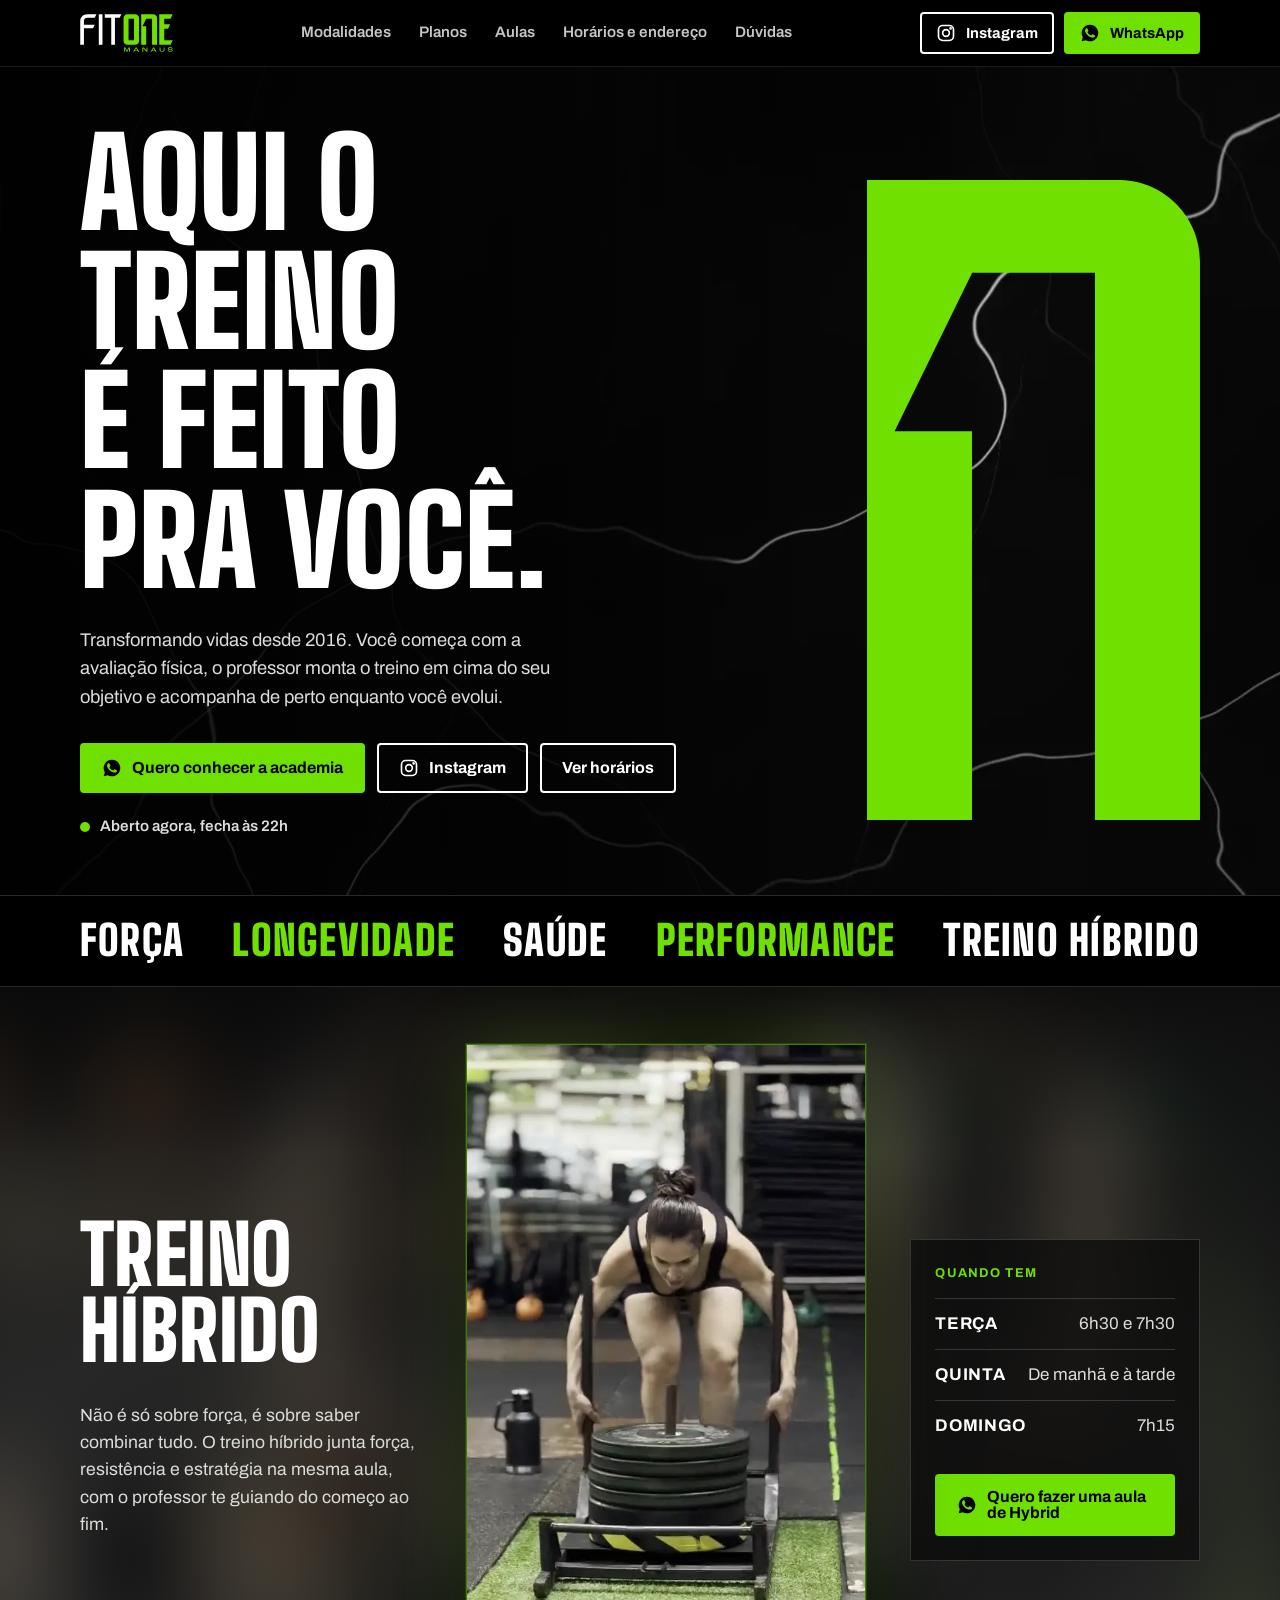
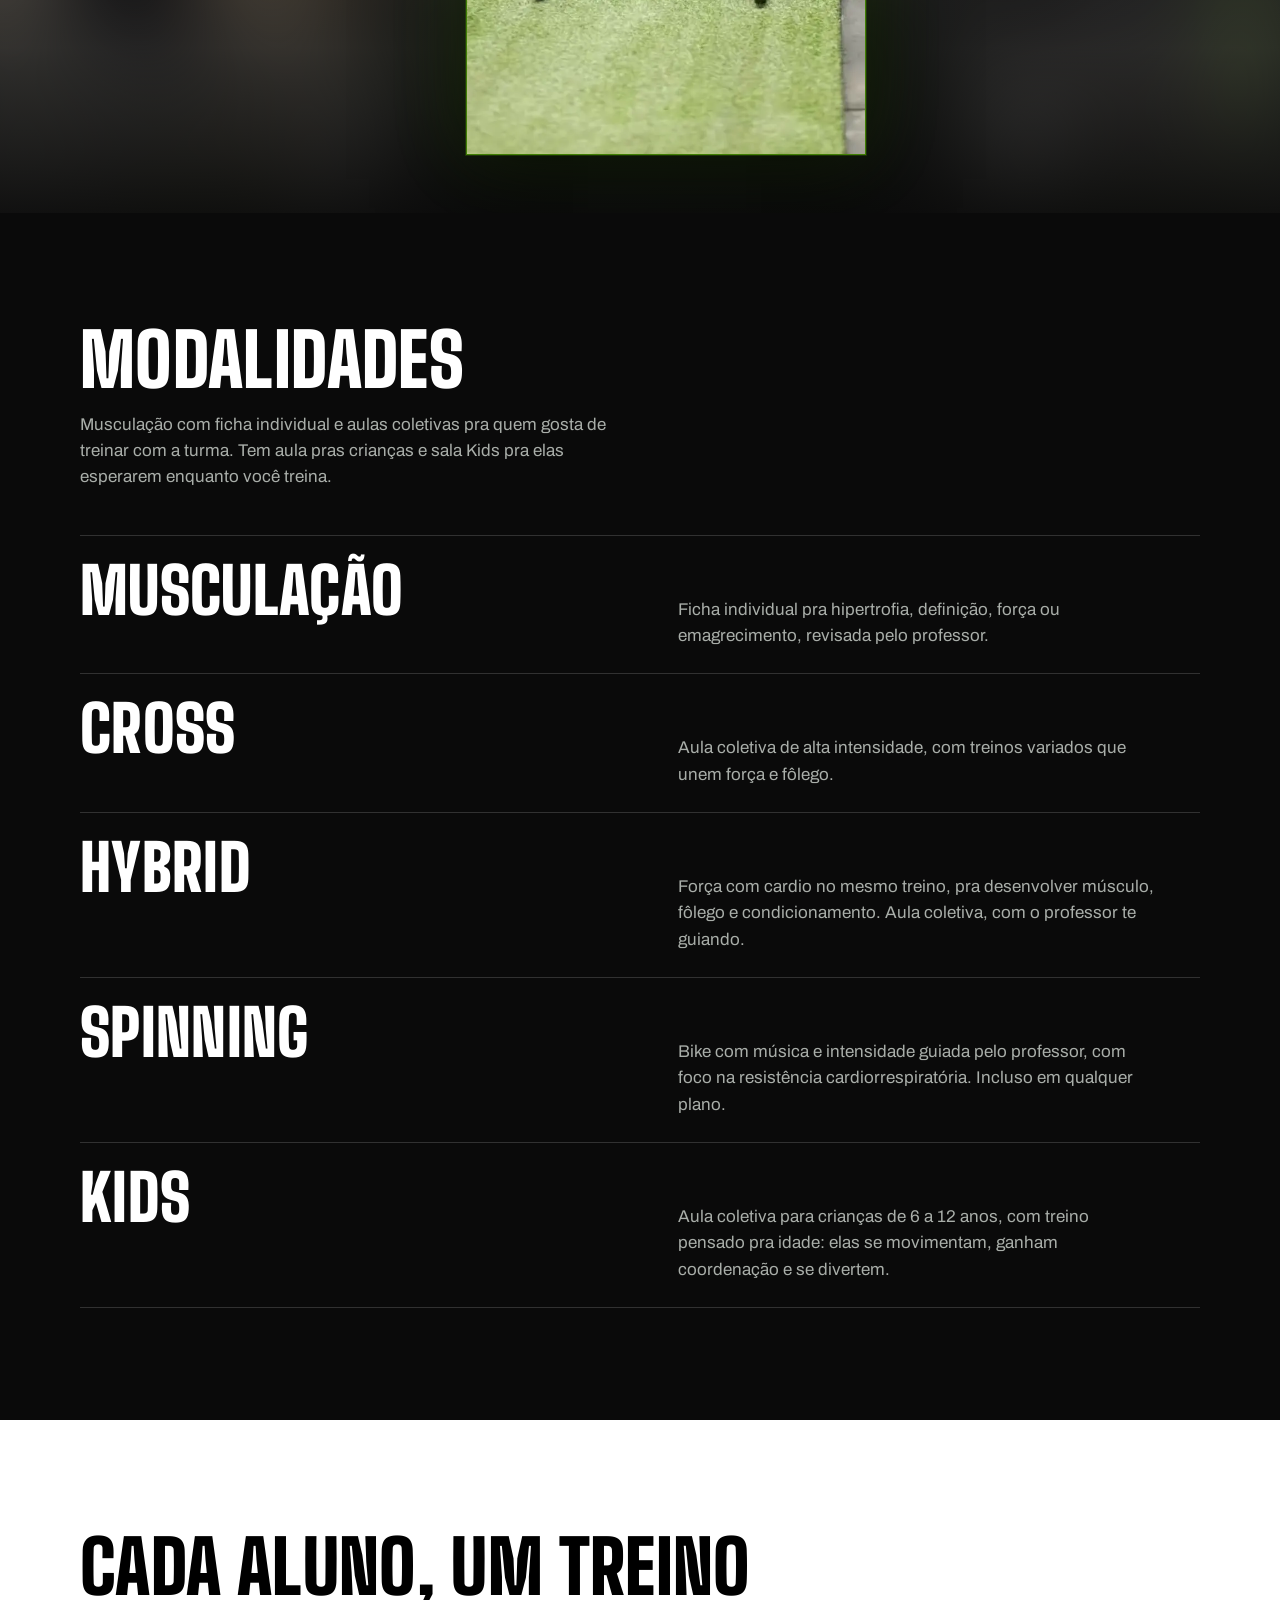
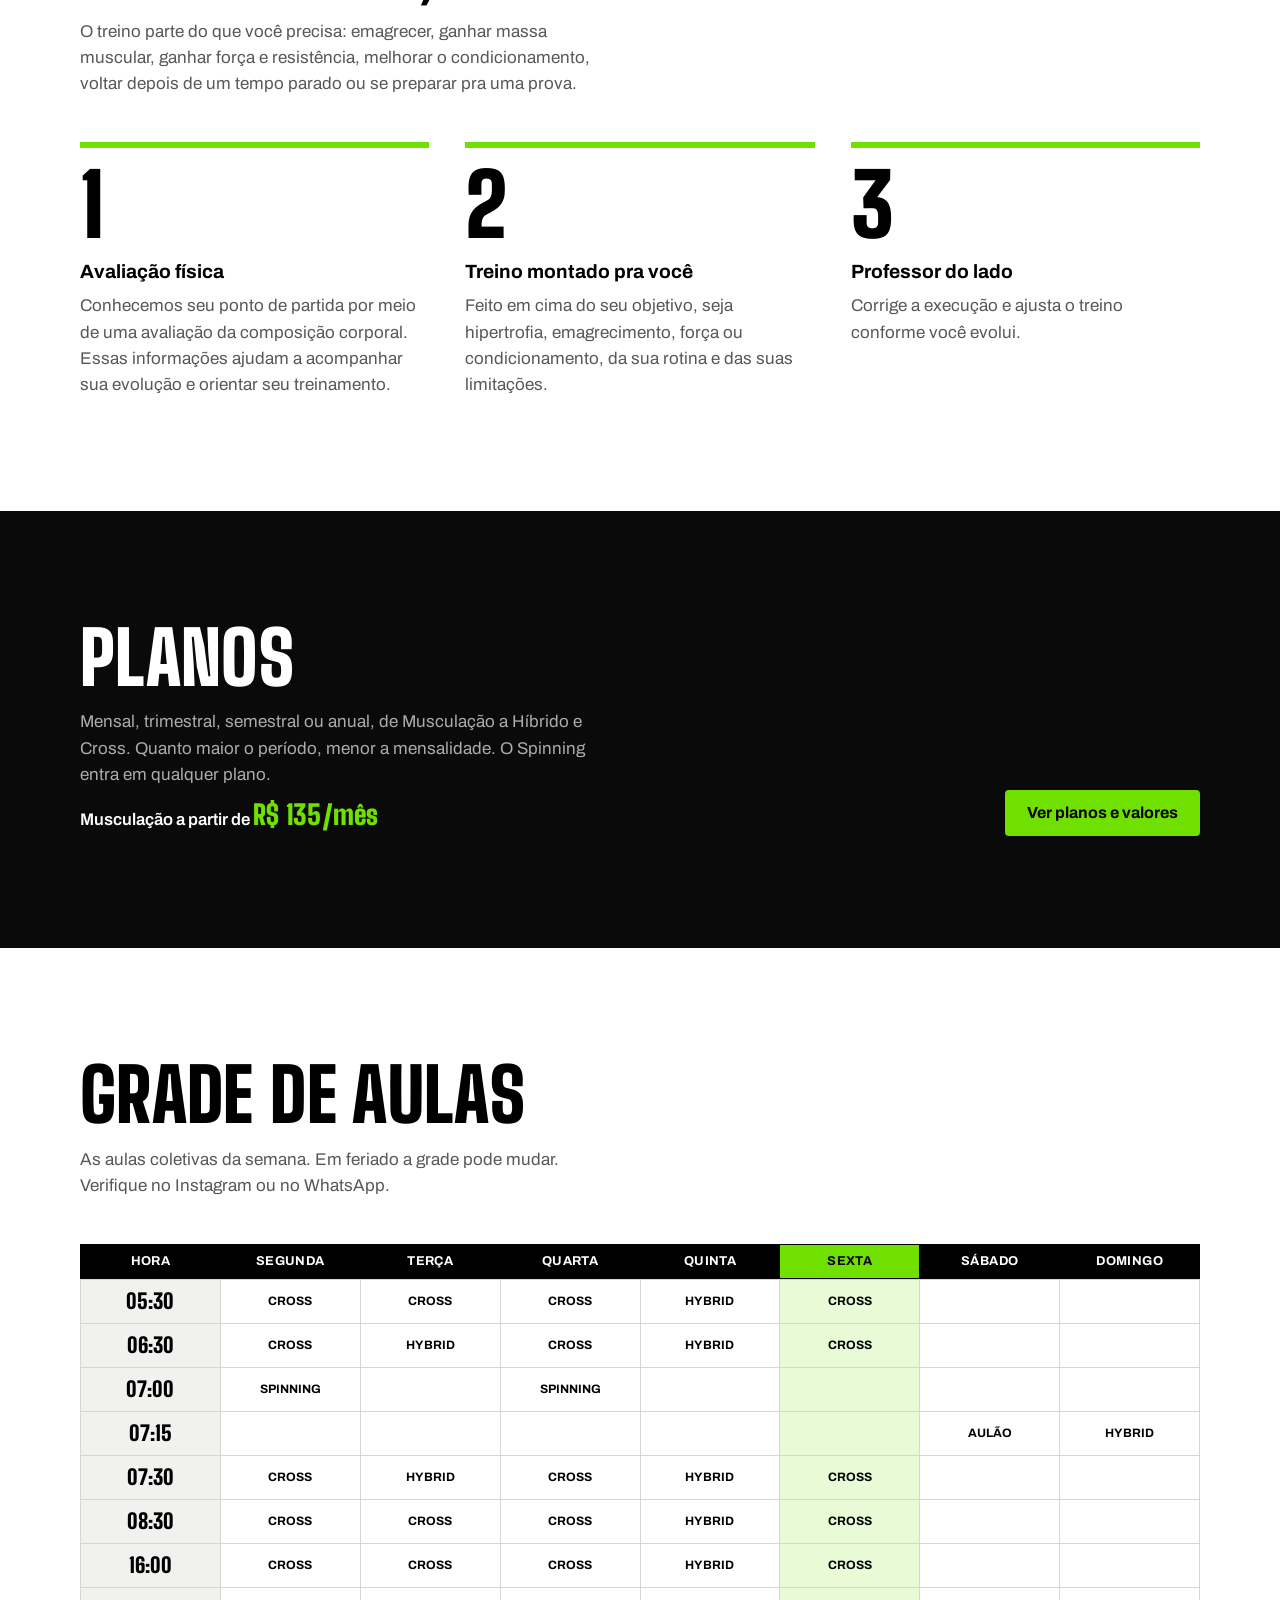
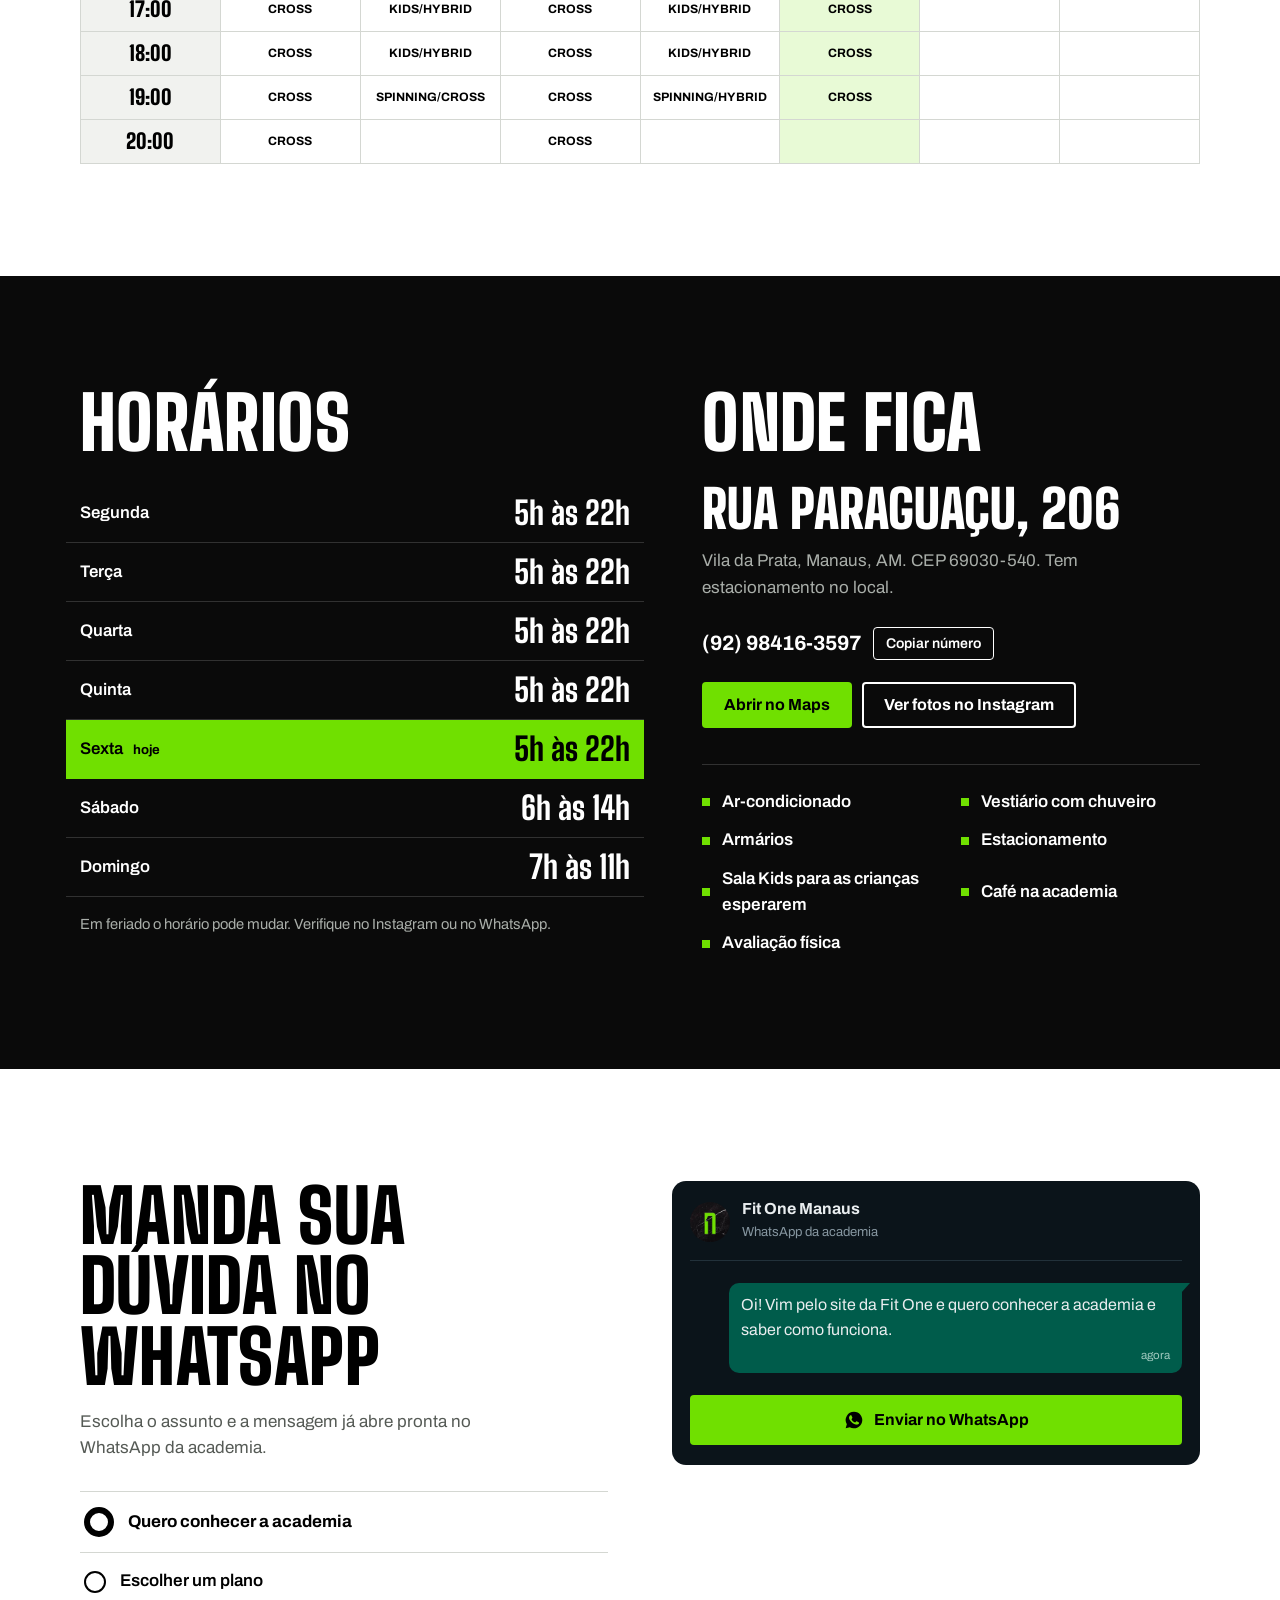
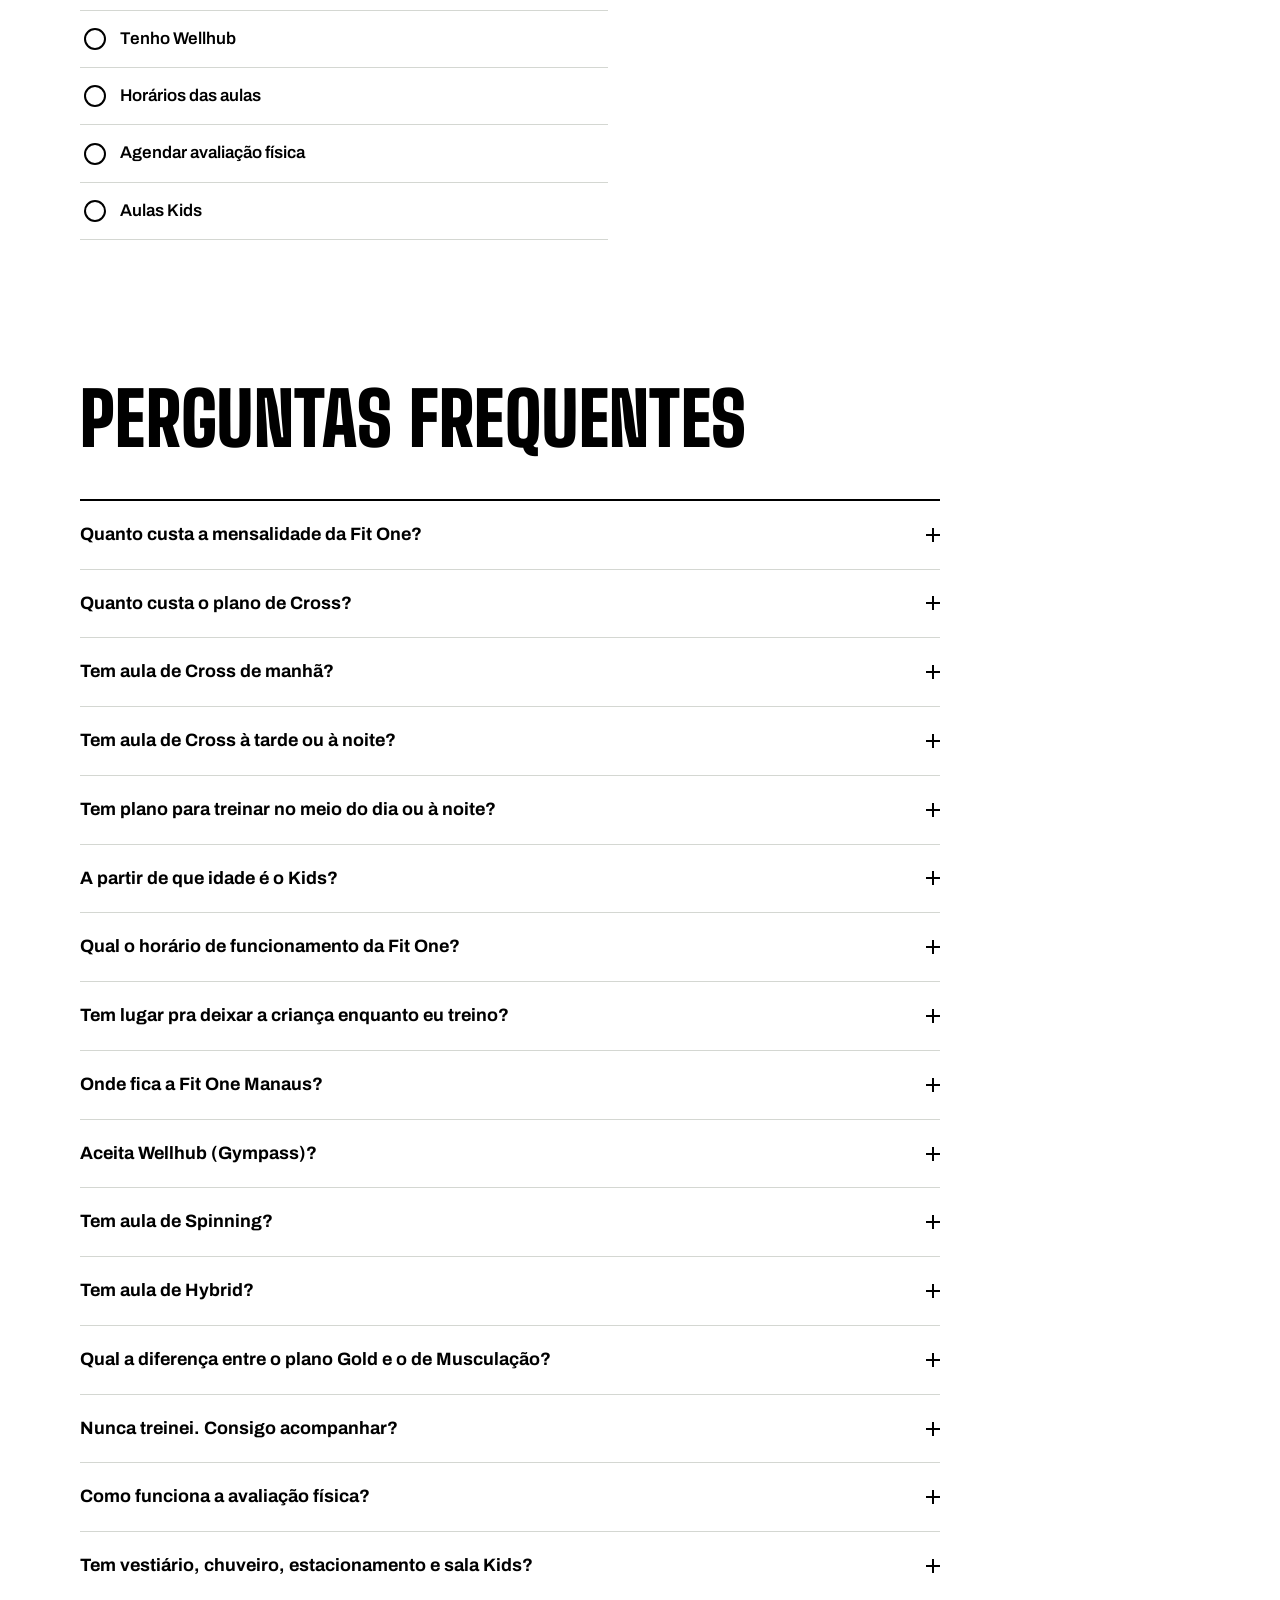
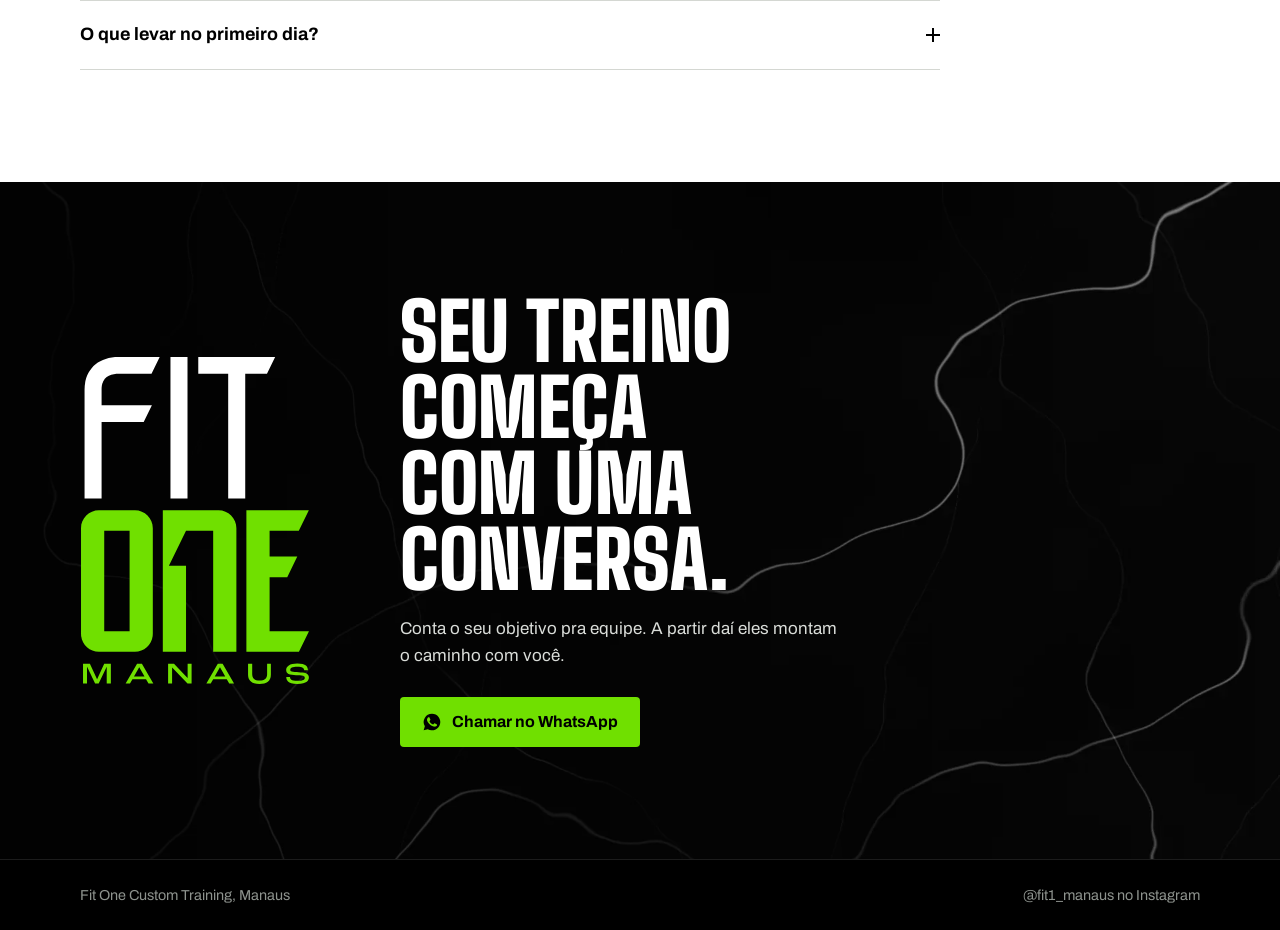
<file: index.html>
<!doctype html>
<html lang="pt-BR">
<head>
<meta charset="utf-8">
<meta name="viewport" content="width=device-width,initial-scale=1,viewport-fit=cover">
<title>Fit One Manaus | Academia na Vila da Prata</title>
<meta name="description" content="Academia na Vila da Prata, Manaus: Musculação a partir de R$ 135/mês, Cross, Hybrid, Spinning e Kids. Rua Paraguaçu, 206.">
<link rel="canonical" href="https://fitonemanaus.com.br/">
<meta name="theme-color" content="#000000">
<meta name="build" content="fitone-v24-2026-11-23">

<!-- Prévia de link (WhatsApp, Instagram, Facebook) -->
<meta property="og:type" content="website">
<meta property="og:locale" content="pt_BR">
<meta property="og:site_name" content="Fit One Manaus">
<meta property="og:title" content="Fit One Manaus: treino personalizado desde 2016">
<meta property="og:description" content="Musculação, Cross, Hybrid, Spinning e Kids. Rua Paraguaçu, 206, Vila da Prata.">
<meta property="og:url" content="https://fitonemanaus.com.br/">
<meta property="og:image" content="https://fitonemanaus.com.br/assets/og.jpg">
<meta property="og:image:width" content="1200">
<meta property="og:image:height" content="630">
<meta property="og:image:alt" content="Fit One Manaus, academia na Vila da Prata">
<meta name="twitter:card" content="summary_large_image">

<link rel="icon" href="assets/favicon.svg" type="image/svg+xml">
<link rel="apple-touch-icon" href="assets/emblema.png">

<!-- Dados estruturados (Google e IAs): gerados a partir dos mesmos textos da página -->
<script type="application/ld+json">
{
  "@context": "https://schema.org",
  "@graph": [
    {
      "@type": "WebSite",
      "@id": "https://fitonemanaus.com.br/#site",
      "url": "https://fitonemanaus.com.br/",
      "name": "Fit One Manaus",
      "alternateName": "Fit One Custom Training",
      "inLanguage": "pt-BR",
      "publisher": {
        "@id": "https://fitonemanaus.com.br/#academia"
      }
    },
    {
      "@type": "ExerciseGym",
      "@id": "https://fitonemanaus.com.br/#academia",
      "name": "Fit One Custom Training",
      "alternateName": [
        "Fit One Manaus",
        "Fit One"
      ],
      "description": "Academia na Vila da Prata, em Manaus, com treino personalizado desde 2016. Avaliação física, ficha individual de Musculação e aulas coletivas de Cross, Hybrid, Spinning e Kids. Treino com foco em força, longevidade, saúde e performance.",
      "url": "https://fitonemanaus.com.br/",
      "image": [
        "https://fitonemanaus.com.br/assets/og.jpg"
      ],
      "logo": "https://fitonemanaus.com.br/assets/emblema.png",
      "telephone": "+55-92-98416-3597",
      "foundingDate": "2016",
      "priceRange": "R$ 135 a R$ 320 por mês",
      "currenciesAccepted": "BRL",
      "address": {
        "@type": "PostalAddress",
        "streetAddress": "Rua Paraguaçu, 206",
        "addressLocality": "Manaus",
        "addressRegion": "AM",
        "postalCode": "69030-540",
        "addressCountry": "BR"
      },
      "geo": {
        "@type": "GeoCoordinates",
        "latitude": -3.103648,
        "longitude": -60.047313
      },
      "hasMap": "https://www.google.com/maps/search/?api=1&query=FIT%20ONE%20Custom%20Training&query_place_id=ChIJUbeNZhcQbJIRpHKTpN0sbrM",
      "areaServed": {
        "@type": "City",
        "name": "Manaus"
      },
      "openingHoursSpecification": [
        {
          "@type": "OpeningHoursSpecification",
          "dayOfWeek": [
            "Monday",
            "Tuesday",
            "Wednesday",
            "Thursday",
            "Friday"
          ],
          "opens": "05:00",
          "closes": "22:00"
        },
        {
          "@type": "OpeningHoursSpecification",
          "dayOfWeek": "Saturday",
          "opens": "06:00",
          "closes": "14:00"
        },
        {
          "@type": "OpeningHoursSpecification",
          "dayOfWeek": "Sunday",
          "opens": "07:00",
          "closes": "11:00"
        }
      ],
      "contactPoint": {
        "@type": "ContactPoint",
        "contactType": "customer service",
        "telephone": "+55-92-98416-3597",
        "availableLanguage": "pt-BR",
        "url": "https://wa.me/5592984163597"
      },
      "sameAs": [
        "https://www.instagram.com/fit1_manaus/",
        "https://www.google.com/maps/search/?api=1&query=FIT%20ONE%20Custom%20Training&query_place_id=ChIJUbeNZhcQbJIRpHKTpN0sbrM",
        "https://wellhub.com/pt-br/search/partners/sBmBbZsGaBf5PymLNuhgeUp4b-aWBeiF-7nHu3G5g9RkCIbzfB2q4rgktIdtrmj2"
      ],
      "amenityFeature": [
        {
          "@type": "LocationFeatureSpecification",
          "name": "Ar-condicionado",
          "value": true
        },
        {
          "@type": "LocationFeatureSpecification",
          "name": "Vestiário com chuveiro",
          "value": true
        },
        {
          "@type": "LocationFeatureSpecification",
          "name": "Armários",
          "value": true
        },
        {
          "@type": "LocationFeatureSpecification",
          "name": "Estacionamento",
          "value": true
        },
        {
          "@type": "LocationFeatureSpecification",
          "name": "Sala Kids",
          "description": "Sala para as crianças esperarem enquanto os pais treinam.",
          "value": true
        },
        {
          "@type": "LocationFeatureSpecification",
          "name": "Café na academia",
          "value": true
        }
      ],
      "knowsAbout": [
        "Musculação",
        "Cross Training",
        "Hybrid",
        "Spinning",
        "Treino infantil",
        "Hipertrofia",
        "Emagrecimento",
        "Avaliação física da composição corporal",
        "Força",
        "Longevidade",
        "Saúde",
        "Performance",
        "Treino híbrido"
      ],
      "hasOfferCatalog": {
        "@type": "OfferCatalog",
        "name": "Modalidades e planos da Fit One",
        "itemListElement": [
          {
            "@type": "OfferCatalog",
            "name": "Modalidades",
            "itemListElement": [
              {
                "@type": "Service",
                "name": "Musculação",
                "description": "Ficha individual pra hipertrofia, definição, força ou emagrecimento, revisada pelo professor.",
                "serviceType": "Musculação",
                "provider": {
                  "@id": "https://fitonemanaus.com.br/#academia"
                },
                "areaServed": {
                  "@type": "City",
                  "name": "Manaus"
                }
              },
              {
                "@type": "Service",
                "name": "Cross",
                "description": "Aula coletiva de alta intensidade, com treinos variados que unem força e fôlego.",
                "serviceType": "Cross",
                "provider": {
                  "@id": "https://fitonemanaus.com.br/#academia"
                },
                "areaServed": {
                  "@type": "City",
                  "name": "Manaus"
                }
              },
              {
                "@type": "Service",
                "name": "Hybrid",
                "description": "Força com cardio no mesmo treino, pra desenvolver músculo e fôlego.",
                "serviceType": "Hybrid",
                "provider": {
                  "@id": "https://fitonemanaus.com.br/#academia"
                },
                "areaServed": {
                  "@type": "City",
                  "name": "Manaus"
                }
              },
              {
                "@type": "Service",
                "name": "Spinning",
                "description": "Bike com música e intensidade guiada pelo professor, com foco na resistência cardiorrespiratória. Incluso em qualquer plano.",
                "serviceType": "Spinning",
                "provider": {
                  "@id": "https://fitonemanaus.com.br/#academia"
                },
                "areaServed": {
                  "@type": "City",
                  "name": "Manaus"
                }
              },
              {
                "@type": "Service",
                "name": "Kids",
                "description": "Aula coletiva para crianças de 6 a 12 anos, com treino pensado pra idade: elas se movimentam, ganham coordenação e se divertem.",
                "serviceType": "Kids",
                "provider": {
                  "@id": "https://fitonemanaus.com.br/#academia"
                },
                "areaServed": {
                  "@type": "City",
                  "name": "Manaus"
                },
                "audience": {
                  "@type": "PeopleAudience",
                  "suggestedMinAge": 6,
                  "suggestedMaxAge": 12
                }
              }
            ]
          },
          {
            "@type": "OfferCatalog",
            "name": "Planos e valores",
            "itemListElement": [
              {
                "@type": "Offer",
                "name": "Musculação - Mensal",
                "description": "Plano mensal de Musculação: R$ 170.",
                "price": "170.00",
                "priceCurrency": "BRL",
                "url": "https://fitonemanaus.com.br/planos",
                "eligibleDuration": {
                  "@type": "QuantitativeValue",
                  "value": 1,
                  "unitCode": "MON"
                },
                "itemOffered": {
                  "@type": "Service",
                  "name": "Musculação"
                }
              },
              {
                "@type": "Offer",
                "name": "Musculação - Mensal com renovação automática",
                "description": "Plano mensal com renovação automática de Musculação: R$ 160.",
                "price": "160.00",
                "priceCurrency": "BRL",
                "url": "https://fitonemanaus.com.br/planos",
                "eligibleDuration": {
                  "@type": "QuantitativeValue",
                  "value": 1,
                  "unitCode": "MON"
                },
                "itemOffered": {
                  "@type": "Service",
                  "name": "Musculação"
                }
              },
              {
                "@type": "Offer",
                "name": "Musculação - Trimestral",
                "description": "Plano trimestral de Musculação: 3x de R$ 145, total R$ 435.",
                "price": "435.00",
                "priceCurrency": "BRL",
                "url": "https://fitonemanaus.com.br/planos",
                "eligibleDuration": {
                  "@type": "QuantitativeValue",
                  "value": 3,
                  "unitCode": "MON"
                },
                "itemOffered": {
                  "@type": "Service",
                  "name": "Musculação"
                }
              },
              {
                "@type": "Offer",
                "name": "Musculação - Semestral",
                "description": "Plano semestral de Musculação: 6x de R$ 135 recorrente, total R$ 810.",
                "price": "810.00",
                "priceCurrency": "BRL",
                "url": "https://fitonemanaus.com.br/planos",
                "eligibleDuration": {
                  "@type": "QuantitativeValue",
                  "value": 6,
                  "unitCode": "MON"
                },
                "itemOffered": {
                  "@type": "Service",
                  "name": "Musculação"
                }
              },
              {
                "@type": "Offer",
                "name": "Musculação + Híbrido - Mensal",
                "description": "Plano mensal de Musculação + Híbrido: R$ 240.",
                "price": "240.00",
                "priceCurrency": "BRL",
                "url": "https://fitonemanaus.com.br/planos",
                "eligibleDuration": {
                  "@type": "QuantitativeValue",
                  "value": 1,
                  "unitCode": "MON"
                },
                "itemOffered": {
                  "@type": "Service",
                  "name": "Musculação + Híbrido"
                }
              },
              {
                "@type": "Offer",
                "name": "Musculação + Híbrido - Trimestral",
                "description": "Plano trimestral de Musculação + Híbrido: 3x de R$ 220, total R$ 660.",
                "price": "660.00",
                "priceCurrency": "BRL",
                "url": "https://fitonemanaus.com.br/planos",
                "eligibleDuration": {
                  "@type": "QuantitativeValue",
                  "value": 3,
                  "unitCode": "MON"
                },
                "itemOffered": {
                  "@type": "Service",
                  "name": "Musculação + Híbrido"
                }
              },
              {
                "@type": "Offer",
                "name": "Musculação + Híbrido - Semestral",
                "description": "Plano semestral de Musculação + Híbrido: 6x de R$ 200 recorrente, total R$ 1.200.",
                "price": "1200.00",
                "priceCurrency": "BRL",
                "url": "https://fitonemanaus.com.br/planos",
                "eligibleDuration": {
                  "@type": "QuantitativeValue",
                  "value": 6,
                  "unitCode": "MON"
                },
                "itemOffered": {
                  "@type": "Service",
                  "name": "Musculação + Híbrido"
                }
              },
              {
                "@type": "Offer",
                "name": "Híbrido + Cross - Mensal",
                "description": "Plano mensal de Híbrido + Cross: R$ 270.",
                "price": "270.00",
                "priceCurrency": "BRL",
                "url": "https://fitonemanaus.com.br/planos",
                "eligibleDuration": {
                  "@type": "QuantitativeValue",
                  "value": 1,
                  "unitCode": "MON"
                },
                "itemOffered": {
                  "@type": "Service",
                  "name": "Híbrido + Cross"
                }
              },
              {
                "@type": "Offer",
                "name": "Híbrido + Cross - Trimestral",
                "description": "Plano trimestral de Híbrido + Cross: 3x de R$ 250, total R$ 750.",
                "price": "750.00",
                "priceCurrency": "BRL",
                "url": "https://fitonemanaus.com.br/planos",
                "eligibleDuration": {
                  "@type": "QuantitativeValue",
                  "value": 3,
                  "unitCode": "MON"
                },
                "itemOffered": {
                  "@type": "Service",
                  "name": "Híbrido + Cross"
                }
              },
              {
                "@type": "Offer",
                "name": "Híbrido + Cross - Semestral",
                "description": "Plano semestral de Híbrido + Cross: 6x de R$ 230 recorrente, total R$ 1.380.",
                "price": "1380.00",
                "priceCurrency": "BRL",
                "url": "https://fitonemanaus.com.br/planos",
                "eligibleDuration": {
                  "@type": "QuantitativeValue",
                  "value": 6,
                  "unitCode": "MON"
                },
                "itemOffered": {
                  "@type": "Service",
                  "name": "Híbrido + Cross"
                }
              },
              {
                "@type": "Offer",
                "name": "Gold - Mensal",
                "description": "Plano mensal de Gold: R$ 320.",
                "price": "320.00",
                "priceCurrency": "BRL",
                "url": "https://fitonemanaus.com.br/planos",
                "eligibleDuration": {
                  "@type": "QuantitativeValue",
                  "value": 1,
                  "unitCode": "MON"
                },
                "itemOffered": {
                  "@type": "Service",
                  "name": "Gold"
                }
              },
              {
                "@type": "Offer",
                "name": "Gold - Trimestral",
                "description": "Plano trimestral de Gold: 3x de R$ 290, total R$ 870.",
                "price": "870.00",
                "priceCurrency": "BRL",
                "url": "https://fitonemanaus.com.br/planos",
                "eligibleDuration": {
                  "@type": "QuantitativeValue",
                  "value": 3,
                  "unitCode": "MON"
                },
                "itemOffered": {
                  "@type": "Service",
                  "name": "Gold"
                }
              },
              {
                "@type": "Offer",
                "name": "Gold - Semestral",
                "description": "Plano semestral de Gold: 6x de R$ 250 recorrente, total R$ 1.500.",
                "price": "1500.00",
                "priceCurrency": "BRL",
                "url": "https://fitonemanaus.com.br/planos",
                "eligibleDuration": {
                  "@type": "QuantitativeValue",
                  "value": 6,
                  "unitCode": "MON"
                },
                "itemOffered": {
                  "@type": "Service",
                  "name": "Gold"
                }
              },
              {
                "@type": "Offer",
                "name": "Gold - Anual",
                "description": "Plano anual de Gold: 12x de R$ 220 recorrente, total R$ 2.640.",
                "price": "2640.00",
                "priceCurrency": "BRL",
                "url": "https://fitonemanaus.com.br/planos",
                "eligibleDuration": {
                  "@type": "QuantitativeValue",
                  "value": 12,
                  "unitCode": "MON"
                },
                "itemOffered": {
                  "@type": "Service",
                  "name": "Gold"
                }
              },
              {
                "@type": "Offer",
                "name": "Plano Time - Trimestral",
                "description": "Plano intermediário para quem treina das 11h às 15h e das 20h às 22h, sem trancamento. R$ 240 no dinheiro ou 2x no crédito, total R$ 276.",
                "price": "240.00",
                "priceCurrency": "BRL",
                "url": "https://fitonemanaus.com.br/planos",
                "eligibleDuration": {
                  "@type": "QuantitativeValue",
                  "value": 3,
                  "unitCode": "MON"
                },
                "itemOffered": {
                  "@type": "Service",
                  "name": "Plano Time"
                }
              },
              {
                "@type": "Offer",
                "name": "Kids - Mensal",
                "description": "Aula Kids para crianças de 6 a 12 anos, terça e quinta, às 17h e 18h, com treino hybrid: R$ 150 por mês.",
                "price": "150.00",
                "priceCurrency": "BRL",
                "url": "https://fitonemanaus.com.br/planos",
                "eligibleDuration": {
                  "@type": "QuantitativeValue",
                  "value": 1,
                  "unitCode": "MON"
                },
                "itemOffered": {
                  "@type": "Service",
                  "name": "Kids",
                  "audience": {
                    "@type": "PeopleAudience",
                    "suggestedMinAge": 6,
                    "suggestedMaxAge": 12
                  }
                }
              }
            ]
          }
        ]
      }
    },
    {
      "@type": "FAQPage",
      "@id": "https://fitonemanaus.com.br/#perguntas",
      "inLanguage": "pt-BR",
      "about": {
        "@id": "https://fitonemanaus.com.br/#academia"
      },
      "mainEntity": [
        {
          "@type": "Question",
          "name": "Quanto custa a mensalidade da Fit One?",
          "acceptedAnswer": {
            "@type": "Answer",
            "text": "Na Fit One, na Rua Paraguaçu, a Musculação começa em R$ 135 por mês no plano semestral. O plano mensal custa R$ 170, ou R$ 160 com renovação automática. O Gold, que inclui Musculação, Híbrido e Cross, custa a partir de R$ 220 por mês no plano anual. Veja todos os valores na página Planos. Eles podem mudar, então confirme no WhatsApp antes de fechar."
          }
        },
        {
          "@type": "Question",
          "name": "Quanto custa o plano de Cross?",
          "acceptedAnswer": {
            "@type": "Answer",
            "text": "O Cross Training está no plano Híbrido + Cross, que custa R$ 270 no mensal, 3x de R$ 250 no trimestral e 6x de R$ 230 no semestral recorrente. Também está no Gold, que custa R$ 320 no mensal e inclui Musculação, Híbrido e Cross."
          }
        },
        {
          "@type": "Question",
          "name": "Tem aula de Cross de manhã?",
          "acceptedAnswer": {
            "@type": "Answer",
            "text": "Tem. Segunda e quarta: 5h30, 6h30, 7h30 e 8h30. Terça: 5h30 e 8h30. Sexta: 5h30, 6h30, 7h30 e 8h30. Nas terças às 6h30 e 7h30, e na quinta de manhã, as aulas são de Hybrid."
          }
        },
        {
          "@type": "Question",
          "name": "Tem aula de Cross à tarde ou à noite?",
          "acceptedAnswer": {
            "@type": "Answer",
            "text": "Tem. Segunda e quarta: 16h, 17h, 18h, 19h e 20h. Terça: 16h e 19h. Sexta: 16h, 17h, 18h e 19h. Na quinta as aulas são de Hybrid."
          }
        },
        {
          "@type": "Question",
          "name": "Tem plano para treinar no meio do dia ou à noite?",
          "acceptedAnswer": {
            "@type": "Answer",
            "text": "Tem o Plano Time, um plano intermediário para quem treina das 11h às 15h e das 20h às 22h. É trimestral: R$ 240 no dinheiro ou 2x no crédito e total R$ 276. Esse plano não tem trancamento."
          }
        },
        {
          "@type": "Question",
          "name": "A partir de que idade é o Kids?",
          "acceptedAnswer": {
            "@type": "Answer",
            "text": "A partir dos 6 anos. A aula Kids é para crianças de 6 a 12 anos, às terças e quintas, às 17h e 18h, com treino hybrid. A mensalidade é R$ 150."
          }
        },
        {
          "@type": "Question",
          "name": "Qual o horário de funcionamento da Fit One?",
          "acceptedAnswer": {
            "@type": "Answer",
            "text": "De segunda a sexta, das 5h às 22h. Aos sábados, das 6h às 14h. Aos domingos, das 7h às 11h. Em feriado o horário pode mudar, então verifique no Instagram ou no WhatsApp."
          }
        },
        {
          "@type": "Question",
          "name": "Tem lugar pra deixar a criança enquanto eu treino?",
          "acceptedAnswer": {
            "@type": "Answer",
            "text": "Tem. A Fit One tem uma sala Kids, onde as crianças esperam enquanto os pais treinam."
          }
        },
        {
          "@type": "Question",
          "name": "Onde fica a Fit One Manaus?",
          "acceptedAnswer": {
            "@type": "Answer",
            "text": "Na Rua Paraguaçu, 206, Vila da Prata, Manaus, AM, CEP 69030-540. Tem estacionamento no local."
          }
        },
        {
          "@type": "Question",
          "name": "Aceita Wellhub (Gympass)?",
          "acceptedAnswer": {
            "@type": "Answer",
            "text": "Sim. A Fit One está no Wellhub a partir do plano Silver."
          }
        },
        {
          "@type": "Question",
          "name": "Tem aula de Spinning?",
          "acceptedAnswer": {
            "@type": "Answer",
            "text": "Tem. O Spinning é às segundas e quartas, às 7h, e às terças e quintas, às 19h. Está incluso em qualquer plano."
          }
        },
        {
          "@type": "Question",
          "name": "Tem aula de Hybrid?",
          "acceptedAnswer": {
            "@type": "Answer",
            "text": "Tem. O Hybrid junta força e cardio no mesmo treino. As aulas são às terças, às 6h30 e 7h30, às quintas, de manhã e à tarde, e aos domingos, às 7h15."
          }
        },
        {
          "@type": "Question",
          "name": "Qual a diferença entre o plano Gold e o de Musculação?",
          "acceptedAnswer": {
            "@type": "Answer",
            "text": "O plano de Musculação é só de Musculação, até 7x por semana, com ficha individual e acompanhamento do professor. O Gold inclui Musculação, Híbrido e Cross, e dá direito a 5 convites por mês. A Musculação começa em R$ 135 por mês e o Gold em R$ 220 por mês. O Spinning entra em qualquer plano."
          }
        },
        {
          "@type": "Question",
          "name": "Nunca treinei. Consigo acompanhar?",
          "acceptedAnswer": {
            "@type": "Answer",
            "text": "Consegue. O treino é montado de acordo com o seu nível e o professor acompanha a execução dos exercícios."
          }
        },
        {
          "@type": "Question",
          "name": "Como funciona a avaliação física?",
          "acceptedAnswer": {
            "@type": "Answer",
            "text": "Antes de montar o seu treino, a equipe faz uma avaliação da composição corporal pra entender seu ponto de partida e seu objetivo. Pergunte no WhatsApp como agendar."
          }
        },
        {
          "@type": "Question",
          "name": "Tem vestiário, chuveiro, estacionamento e sala Kids?",
          "acceptedAnswer": {
            "@type": "Answer",
            "text": "Tem. A Fit One tem ar-condicionado, vestiário com chuveiro, armários, estacionamento, sala Kids para as crianças esperarem enquanto os pais treinam e café na academia."
          }
        },
        {
          "@type": "Question",
          "name": "O que levar no primeiro dia?",
          "acceptedAnswer": {
            "@type": "Answer",
            "text": "Roupa confortável, tênis, garrafinha de água e toalha. Se for usar o chuveiro, traga seus itens de banho."
          }
        }
      ]
    }
  ]
}
</script>

<link rel="preload" href="assets/fonts/big-shoulders-display-latin-900-normal.woff2" as="font" type="font/woff2" crossorigin>
<link rel="preload" href="assets/fonts/archivo-latin-400-normal.woff2" as="font" type="font/woff2" crossorigin>
<link rel="stylesheet" href="style.css?v=22">
</head>
<body>

<header>
  <div class="wrap">
    <a class="logo" href="#topo"><img src="assets/logo-h.svg" width="93" height="38" alt="Fit One Manaus"></a>
    <nav aria-label="Seções">
      <a href="#treinos">Modalidades</a>
      <a href="planos.html">Planos</a>
      <a href="#aulas">Aulas</a>
      <a href="#horarios">Horários e endereço</a>
      <a href="#duvidas">Dúvidas</a>
    </nav>
    <div class="hdr-btns">
    <a class="btn btn-ghost ig-link hdr-ig" aria-label="Instagram" data-umami-event="instagram_click" data-umami-event-local="topo" href="#" target="_blank" rel="noopener">
      <svg viewBox="0 0 24 24" fill="none" stroke="currentColor" stroke-width="2" stroke-linecap="round" stroke-linejoin="round" aria-hidden="true"><rect x="3" y="3" width="18" height="18" rx="5"/><circle cx="12" cy="12" r="4"/><circle cx="17.5" cy="6.5" r=".6" fill="currentColor"/></svg>
      <span class="t">Instagram</span>
    </a>
    <a class="btn wa-link hdr-wa" aria-label="WhatsApp" data-umami-event="whatsapp_click" data-umami-event-local="topo" href="#" target="_blank" rel="noopener">
      <svg viewBox="0 0 24 24" fill="currentColor" aria-hidden="true"><path d="M12 2a10 10 0 0 0-8.6 15.1L2 22l5-1.3A10 10 0 1 0 12 2Zm5.8 14.1c-.2.7-1.4 1.3-2 1.4-.5.1-1.2.1-1.9-.1-.4-.1-1-.3-1.7-.6-3-1.3-4.9-4.3-5-4.5-.2-.2-1.2-1.6-1.2-3s.8-2.2 1-2.5c.3-.3.6-.4.8-.4h.6c.2 0 .4 0 .7.5l.9 2.2c.1.2.1.4 0 .6l-.4.6-.4.5c-.1.1-.3.3-.1.6.2.3.8 1.3 1.6 2.1 1.1 1 2.1 1.3 2.4 1.4.3.1.5.1.6-.1l.9-1.1c.2-.3.4-.2.7-.1l2.1 1c.3.2.5.2.6.4.1.1.1.7-.1 1.4Z"/></svg>
      <span class="t">WhatsApp</span>
    </a>
    </div>
  </div>
</header>

<main id="topo">
  <section class="avisos" id="avisos" aria-label="Avisos" hidden></section>

  <section class="hero">
    <div class="wrap hero-in">
      <div>
        <h1>Aqui o treino é feito pra você.</h1>
        <p class="lead">Transformando vidas desde 2016. Você começa com a avaliação física, o professor monta o treino em cima do seu objetivo e acompanha de perto enquanto você evolui.</p>
        <div class="cta">
          <a class="btn wa-link" data-wa-here data-umami-event="whatsapp_click" data-umami-event-local="inicio" href="#" target="_blank" rel="noopener">
            <svg viewBox="0 0 24 24" fill="currentColor" aria-hidden="true"><path d="M12 2a10 10 0 0 0-8.6 15.1L2 22l5-1.3A10 10 0 1 0 12 2Zm5.8 14.1c-.2.7-1.4 1.3-2 1.4-.5.1-1.2.1-1.9-.1-.4-.1-1-.3-1.7-.6-3-1.3-4.9-4.3-5-4.5-.2-.2-1.2-1.6-1.2-3s.8-2.2 1-2.5c.3-.3.6-.4.8-.4h.6c.2 0 .4 0 .7.5l.9 2.2c.1.2.1.4 0 .6l-.4.6-.4.5c-.1.1-.3.3-.1.6.2.3.8 1.3 1.6 2.1 1.1 1 2.1 1.3 2.4 1.4.3.1.5.1.6-.1l.9-1.1c.2-.3.4-.2.7-.1l2.1 1c.3.2.5.2.6.4.1.1.1.7-.1 1.4Z"/></svg>
            Quero conhecer a academia
          </a>
          <a class="btn btn-ghost ig-link" data-umami-event="instagram_click" data-umami-event-local="inicio" href="#" target="_blank" rel="noopener">
            <svg viewBox="0 0 24 24" fill="none" stroke="currentColor" stroke-width="2" stroke-linecap="round" stroke-linejoin="round" aria-hidden="true"><rect x="3" y="3" width="18" height="18" rx="5"/><circle cx="12" cy="12" r="4"/><circle cx="17.5" cy="6.5" r=".6" fill="currentColor"/></svg>
            Instagram
          </a>
          <a class="btn btn-ghost" href="#horarios">Ver horários</a>
        </div>
        <div class="hero-end">
          <p class="status" id="status"><i></i><span id="status-text">Rua Paraguaçu, 206, Vila da Prata</span></p>
          <p class="addr">Rua Paraguaçu, 206<br>Vila da Prata, Manaus</p>
        </div>
      </div>
    </div>
    <img class="um" src="assets/um.svg" width="260" height="500" alt="" aria-hidden="true">
  </section>

  <section class="pilares" aria-label="Em que a Fit One acredita">
    <div class="wrap"><div class="track">
      <ul>
        <li>Força</li>
        <li class="g">Longevidade</li>
        <li>Saúde</li>
        <li class="g">Performance</li>
        <li>Treino híbrido</li>
      </ul>
    </div></div>
  </section>

  <section class="sec dark hy" id="hybrid" aria-labelledby="hy-t">
    <div class="wrap hy-grid">
      <div class="hy-txt head">
        <h2 id="hy-t">Treino Híbrido</h2>
        <p class="muted">Não é só sobre força, é sobre saber combinar tudo. O treino híbrido junta força, resistência e estratégia na mesma aula, com o professor te guiando do começo ao fim.</p>
      </div>
      <div class="hy-v"><video muted loop playsinline preload="none" poster="assets/video/hybrid.webp" data-src="assets/video/hybrid.mp4" aria-hidden="true" tabindex="-1"></video></div>
      <div class="hy-side">
        <p class="hy-side-t">Quando tem</p>
        <ul>
          <li><b>Terça</b><span>6h30 e 7h30</span></li>
          <li><b>Quinta</b><span>De manhã e à tarde</span></li>
          <li><b>Domingo</b><span>7h15</span></li>
        </ul>
        <a class="btn wa-link" data-msg="Oi! Vim pelo site da Fit One e quero fazer uma aula de Hybrid." data-umami-event="whatsapp_click" data-umami-event-local="hybrid" href="#" target="_blank" rel="noopener"><svg viewBox="0 0 24 24" fill="currentColor" aria-hidden="true"><path d="M12 2a10 10 0 0 0-8.6 15.1L2 22l5-1.3A10 10 0 1 0 12 2Zm5.8 14.1c-.2.7-1.4 1.3-2 1.4-.5.1-1.2.1-1.9-.1-.4-.1-1-.3-1.7-.6-3-1.3-4.9-4.3-5-4.5-.2-.2-1.2-1.6-1.2-3s.8-2.2 1-2.5c.3-.3.6-.4.8-.4h.6c.2 0 .4 0 .7.5l.9 2.2c.1.2.1.4 0 .6l-.4.6-.4.5c-.1.1-.3.3-.1.6.2.3.8 1.3 1.6 2.1 1.1 1 2.1 1.3 2.4 1.4.3.1.5.1.6-.1l.9-1.1c.2-.3.4-.2.7-.1l2.1 1c.3.2.5.2.6.4.1.1.1.7-.1 1.4Z"/></svg> Quero fazer uma aula de Hybrid</a>
      </div>
    </div>
  </section>

  <section class="sec dark" id="treinos">
    <div class="wrap">
      <div class="head">
        <h2>Modalidades</h2>
        <p class="muted">Musculação com ficha individual e aulas coletivas pra quem gosta de treinar com a turma. Tem aula pras crianças e sala Kids pra elas esperarem enquanto você treina.</p>
      </div>
      <ul class="mods">
        <li><h3>Musculação</h3><p>Ficha individual pra hipertrofia, definição, força ou emagrecimento, revisada pelo professor.</p></li>
        <li><h3>Cross</h3><p>Aula coletiva de alta intensidade, com treinos variados que unem força e fôlego.</p></li>
        <li><h3>Hybrid</h3><p>Força com cardio no mesmo treino, pra desenvolver músculo, fôlego e condicionamento. Aula coletiva, com o professor te guiando.</p></li>
        <li><h3>Spinning</h3><p>Bike com música e intensidade guiada pelo professor, com foco na resistência cardiorrespiratória. Incluso em qualquer plano.</p></li>
        <li><h3>Kids</h3><p>Aula coletiva para crianças de 6 a 12 anos, com treino pensado pra idade: elas se movimentam, ganham coordenação e se divertem.</p></li>
      </ul>
    </div>
  </section>

  <section class="dark" id="fotos" style="padding:8px 0 clamp(64px,9vw,112px)" hidden>
    <div class="wrap">
      <div class="gallery" id="gallery">
        <div class="ph"><span>Salão de musculação</span></div>
        <div class="ph"><span>Aula de Cross</span></div>
        <div class="ph"><span>Pesos livres</span></div>
        <div class="ph"><span>Fachada</span></div>
        <div class="ph"><span>Alunos treinando</span></div>
      </div>
    </div>
  </section>

  <section class="sec light" id="como">
    <div class="wrap">
      <div class="head">
        <h2>Cada aluno, um treino</h2>
        <p class="muted">O treino parte do que você precisa: emagrecer, ganhar massa muscular, ganhar força e resistência, melhorar o condicionamento, voltar depois de um tempo parado ou se preparar pra uma prova.</p>
      </div>
      <ol class="steps">
        <li><b>Avaliação física</b><p>Conhecemos seu ponto de partida por meio de uma avaliação da composição corporal. Essas informações ajudam a acompanhar sua evolução e orientar seu treinamento.</p></li>
        <li><b>Treino montado pra você</b><p>Feito em cima do seu objetivo, seja hipertrofia, emagrecimento, força ou condicionamento, da sua rotina e das suas limitações.</p></li>
        <li><b>Professor do lado</b><p>Corrige a execução e ajusta o treino conforme você evolui.</p></li>
      </ol>
    </div>
  </section>


<section class="bf" hidden aria-label="Black Friday">
  <div class="bf-bg" aria-hidden="true"></div>
  <div class="wrap">
    <div class="bf-head">
      <img class="bf-logo" src="assets/logo-h.svg" width="93" height="38" alt="" aria-hidden="true">
      <h2 class="bf-title"><span class="b1">Black</span><span class="b2">Friday</span></h2>
      <p class="bf-lema">Pague <b>3 meses</b> e treine <b class="n4">4!</b></p>
      <p class="bf-sub">Mais tempo para evoluir, <b>mais liberdade</b> para treinar.</p>
    </div>
    <div class="bf-cards">
      <article class="bf-card main">
        <span class="badge">Oferta principal</span>
        <h3>Gold</h3>
        <p class="inc">Todas as modalidades: Musculação, Híbrido e Cross. Inclui 5 convites por mês.</p>
        <p class="bf-get">3 meses + 30 dias grátis<small>4 meses de acesso</small></p>
        <div class="bf-pay">
          <div><small>Crédito comum</small><b>3x R$ 210</b><span>total R$ 630</span><em>R$ 157,50 por mês de acesso</em></div>
          <div><small>À vista, Pix ou dinheiro</small><b>R$ 565</b><span>&nbsp;</span><em>R$ 141,25 por mês de acesso</em></div>
        </div>
      </article>
      <article class="bf-card">
        <h3>Musculação + Híbrido</h3>
        <p class="inc">Musculação até 7x por semana e treino Híbrido até 3x por semana.</p>
        <p class="bf-get">3 meses + 30 dias grátis<small>4 meses de acesso</small></p>
        <div class="bf-pay">
          <div><small>Crédito comum</small><b>3x R$ 180</b><span>total R$ 540</span><em>R$ 135,00 por mês de acesso</em></div>
          <div><small>À vista, Pix ou dinheiro</small><b>R$ 485</b><span>&nbsp;</span><em>R$ 121,25 por mês de acesso</em></div>
        </div>
      </article>
    </div>
    <div class="bf-foot">
      <a class="btn wa-link" data-msg="Oi! Vim pelo site da Fit One e quero a oferta da Black Friday." data-umami-event="whatsapp_click" data-umami-event-local="black-friday" href="#" target="_blank" rel="noopener"><svg viewBox="0 0 24 24" fill="currentColor" aria-hidden="true"><path d="M12 2a10 10 0 0 0-8.6 15.1L2 22l5-1.3A10 10 0 1 0 12 2Zm5.8 14.1c-.2.7-1.4 1.3-2 1.4-.5.1-1.2.1-1.9-.1-.4-.1-1-.3-1.7-.6-3-1.3-4.9-4.3-5-4.5-.2-.2-1.2-1.6-1.2-3s.8-2.2 1-2.5c.3-.3.6-.4.8-.4h.6c.2 0 .4 0 .7.5l.9 2.2c.1.2.1.4 0 .6l-.4.6-.4.5c-.1.1-.3.3-.1.6.2.3.8 1.3 1.6 2.1 1.1 1 2.1 1.3 2.4 1.4.3.1.5.1.6-.1l.9-1.1c.2-.3.4-.2.7-.1l2.1 1c.3.2.5.2.6.4.1.1.1.7-.1 1.4Z"/></svg> Fale com a nossa equipe e garanta a sua vaga</a>
      <p data-bf-count>Por tempo limitado. Não fique de fora.</p>
    </div>
  </div>
</section>

  <section class="sec dark" id="planos">
    <div class="wrap teaser">
      <div>
        <div class="head">
          <h2>Planos</h2>
          <p class="muted">Mensal, trimestral, semestral ou anual, de Musculação a Híbrido e Cross. Quanto maior o período, menor a mensalidade. O Spinning entra em qualquer plano.</p>
        </div>
        <p class="ate">Musculação a partir de <b>R$ 135/mês</b></p>
      </div>
      <a class="btn" data-umami-event="ver_planos" href="planos.html">Ver planos e valores</a>
    </div>
  </section>

  <section class="sec light" id="aulas">
    <div class="wrap">
      <div class="head">
        <h2>Grade de aulas</h2>
        <p class="muted">As aulas coletivas da semana. Em feriado a grade pode mudar. Verifique no Instagram ou no WhatsApp.</p>
      </div>
      <div class="grade-wrap"><table class="grade" id="grade-table"><caption class="sr">Grade de aulas da semana</caption><thead><tr><th>Hora</th><th>Segunda</th><th>Terça</th><th>Quarta</th><th>Quinta</th><th>Sexta</th><th>Sábado</th><th>Domingo</th></tr></thead><tbody><tr><th>05:30</th><td>Cross</td><td>Cross</td><td>Cross</td><td>Hybrid</td><td>Cross</td><td></td><td></td></tr><tr><th>06:30</th><td>Cross</td><td>Hybrid</td><td>Cross</td><td>Hybrid</td><td>Cross</td><td></td><td></td></tr><tr><th>07:00</th><td>Spinning</td><td></td><td>Spinning</td><td></td><td></td><td></td><td></td></tr><tr><th>07:15</th><td></td><td></td><td></td><td></td><td></td><td>Aulão</td><td>Hybrid</td></tr><tr><th>07:30</th><td>Cross</td><td>Hybrid</td><td>Cross</td><td>Hybrid</td><td>Cross</td><td></td><td></td></tr><tr><th>08:30</th><td>Cross</td><td>Cross</td><td>Cross</td><td>Hybrid</td><td>Cross</td><td></td><td></td></tr><tr><th>16:00</th><td>Cross</td><td>Cross</td><td>Cross</td><td>Hybrid</td><td>Cross</td><td></td><td></td></tr><tr><th>17:00</th><td>Cross</td><td>Kids/​Hybrid</td><td>Cross</td><td>Kids/​Hybrid</td><td>Cross</td><td></td><td></td></tr><tr><th>18:00</th><td>Cross</td><td>Kids/​Hybrid</td><td>Cross</td><td>Kids/​Hybrid</td><td>Cross</td><td></td><td></td></tr><tr><th>19:00</th><td>Cross</td><td>Spinning/​Cross</td><td>Cross</td><td>Spinning/​Hybrid</td><td>Cross</td><td></td><td></td></tr><tr><th>20:00</th><td>Cross</td><td></td><td>Cross</td><td></td><td></td><td></td><td></td></tr></tbody></table></div>
      <div class="dias-m">
        <div class="days" id="days" aria-label="Dia da semana"></div>
        <p class="dia-nome" id="dia-nome"></p>
        <ul class="dia-lista" id="dia-lista"></ul>
      </div>
    </div>
  </section>

  <section class="sec dark info" id="horarios">
    <div class="wrap">
      <div>
        <h2>Horários</h2>
        <table class="hours">
          <tbody id="hours">
            <tr data-d="1"><td>Segunda</td><td>5h às 22h</td></tr>
            <tr data-d="2"><td>Terça</td><td>5h às 22h</td></tr>
            <tr data-d="3"><td>Quarta</td><td>5h às 22h</td></tr>
            <tr data-d="4"><td>Quinta</td><td>5h às 22h</td></tr>
            <tr data-d="5"><td>Sexta</td><td>5h às 22h</td></tr>
            <tr data-d="6"><td>Sábado</td><td>6h às 14h</td></tr>
            <tr data-d="0"><td>Domingo</td><td>7h às 11h</td></tr>
          </tbody>
        </table>
        <p class="nota muted">Em feriado o horário pode mudar. Verifique no Instagram ou no WhatsApp.</p>
      </div>

      <div class="place">
        <h2>Onde fica</h2>
        <address>Rua Paraguaçu, 206</address>
        <p class="bairro muted">Vila da Prata, Manaus, AM. CEP 69030-540. Tem estacionamento no local.</p>
        <div class="phone">
          <strong id="phone">(92) 98416-3597</strong>
          <button type="button" id="copy-phone" data-umami-event="copiar_telefone">Copiar número</button>
        </div>
        <div class="cta">
          <a class="btn" data-umami-event="abrir_maps" href="https://www.google.com/maps/search/?api=1&amp;query=FIT%20ONE%20Custom%20Training&amp;query_place_id=ChIJUbeNZhcQbJIRpHKTpN0sbrM" target="_blank" rel="noopener">Abrir no Maps</a>
          <a class="btn btn-ghost ig-link" data-umami-event="instagram_click" data-umami-event-local="horarios" href="#" target="_blank" rel="noopener">Ver fotos no Instagram</a>
        </div>
        <ul class="estrutura" aria-label="Estrutura da academia">
          <li>Ar-condicionado</li>
          <li>Vestiário com chuveiro</li>
          <li>Armários</li>
          <li>Estacionamento</li>
          <li>Sala Kids para as crianças esperarem</li>
          <li>Café na academia</li>
          <li>Avaliação física</li>
        </ul>
      </div>
    </div>
  </section>

  <section class="sec light" style="padding-bottom:clamp(40px,6vw,72px)">
    <div class="wrap chat">
      <div>
        <h2>Manda sua dúvida no WhatsApp</h2>
        <p class="sub muted">Escolha o assunto e a mensagem já abre pronta no WhatsApp da academia.</p>
        <ul class="assuntos" id="opts" aria-label="Assunto da mensagem">
          <li><button type="button" data-msg="quero conhecer a academia e saber como funciona.">Quero conhecer a academia</button></li>
          <li><button type="button" data-msg="queria ajuda pra escolher o melhor plano pra mim.">Escolher um plano</button></li>
          <li><button type="button" data-msg="tenho Wellhub (Gympass). Consigo treinar aí?">Tenho Wellhub</button></li>
          <li><button type="button" data-msg="queria saber os horários das aulas de Cross, Hybrid e Spinning.">Horários das aulas</button></li>
          <li><button type="button" data-msg="queria agendar uma avaliação física.">Agendar avaliação física</button></li>
          <li><button type="button" data-msg="queria saber sobre as aulas Kids para o meu filho.">Aulas Kids</button></li>
        </ul>
      </div>
      <div class="zap">
        <div class="who">
          <img src="assets/emblema.png" width="225" height="225" alt="">
          <div><b>Fit One Manaus</b><span>WhatsApp da academia</span></div>
        </div>
        <div class="bubble"><span id="bubble"></span><small>agora</small></div>
        <a class="btn wa-link" id="talk-btn" data-wa-here data-umami-event="whatsapp_click" data-umami-event-local="montador" href="#" target="_blank" rel="noopener">
          <svg viewBox="0 0 24 24" fill="currentColor" aria-hidden="true"><path d="M12 2a10 10 0 0 0-8.6 15.1L2 22l5-1.3A10 10 0 1 0 12 2Zm5.8 14.1c-.2.7-1.4 1.3-2 1.4-.5.1-1.2.1-1.9-.1-.4-.1-1-.3-1.7-.6-3-1.3-4.9-4.3-5-4.5-.2-.2-1.2-1.6-1.2-3s.8-2.2 1-2.5c.3-.3.6-.4.8-.4h.6c.2 0 .4 0 .7.5l.9 2.2c.1.2.1.4 0 .6l-.4.6-.4.5c-.1.1-.3.3-.1.6.2.3.8 1.3 1.6 2.1 1.1 1 2.1 1.3 2.4 1.4.3.1.5.1.6-.1l.9-1.1c.2-.3.4-.2.7-.1l2.1 1c.3.2.5.2.6.4.1.1.1.7-.1 1.4Z"/></svg>
          Enviar no WhatsApp
        </a>
      </div>
    </div>
  </section>

  <section class="sec light" id="duvidas" style="padding-top:clamp(40px,6vw,72px)">
    <div class="wrap">
      <div class="head"><h2>Perguntas frequentes</h2></div>
      <div class="faq">
        <details><summary>Quanto custa a mensalidade da Fit One?</summary><p>Na Fit One, na Rua Paraguaçu, a Musculação começa em R$ 135 por mês no plano semestral. O plano mensal custa R$ 170, ou R$ 160 com renovação automática. O Gold, que inclui Musculação, Híbrido e Cross, custa a partir de R$ 220 por mês no plano anual. Veja todos os valores na página Planos. Eles podem mudar, então confirme no WhatsApp antes de fechar.</p></details>
        <details><summary>Quanto custa o plano de Cross?</summary><p>O Cross Training está no plano Híbrido + Cross, que custa R$ 270 no mensal, 3x de R$ 250 no trimestral e 6x de R$ 230 no semestral recorrente. Também está no Gold, que custa R$ 320 no mensal e inclui Musculação, Híbrido e Cross.</p></details>
        <details><summary>Tem aula de Cross de manhã?</summary><p>Tem. Segunda e quarta: 5h30, 6h30, 7h30 e 8h30. Terça: 5h30 e 8h30. Sexta: 5h30, 6h30, 7h30 e 8h30. Nas terças às 6h30 e 7h30, e na quinta de manhã, as aulas são de Hybrid.</p></details>
        <details><summary>Tem aula de Cross à tarde ou à noite?</summary><p>Tem. Segunda e quarta: 16h, 17h, 18h, 19h e 20h. Terça: 16h e 19h. Sexta: 16h, 17h, 18h e 19h. Na quinta as aulas são de Hybrid.</p></details>
        <details><summary>Tem plano para treinar no meio do dia ou à noite?</summary><p>Tem o Plano Time, um plano intermediário para quem treina das 11h às 15h e das 20h às 22h. É trimestral: R$ 240 no dinheiro ou 2x no crédito e total R$ 276. Esse plano não tem trancamento.</p></details>
        <details><summary>A partir de que idade é o Kids?</summary><p>A partir dos 6 anos. A aula Kids é para crianças de 6 a 12 anos, às terças e quintas, às 17h e 18h, com treino hybrid. A mensalidade é R$ 150.</p></details>
        <details><summary>Qual o horário de funcionamento da Fit One?</summary><p>De segunda a sexta, das 5h às 22h. Aos sábados, das 6h às 14h. Aos domingos, das 7h às 11h. Em feriado o horário pode mudar, então verifique no Instagram ou no WhatsApp.</p></details>
        <details><summary>Tem lugar pra deixar a criança enquanto eu treino?</summary><p>Tem. A Fit One tem uma sala Kids, onde as crianças esperam enquanto os pais treinam.</p></details>
        <details><summary>Onde fica a Fit One Manaus?</summary><p>Na Rua Paraguaçu, 206, Vila da Prata, Manaus, AM, CEP 69030-540. Tem estacionamento no local.</p></details>
        <details><summary>Aceita Wellhub (Gympass)?</summary><p>Sim. A Fit One está no Wellhub a partir do plano Silver.</p></details>
        <details><summary>Tem aula de Spinning?</summary><p>Tem. O Spinning é às segundas e quartas, às 7h, e às terças e quintas, às 19h. Está incluso em qualquer plano.</p></details>
        <details><summary>Tem aula de Hybrid?</summary><p>Tem. O Hybrid junta força e cardio no mesmo treino. As aulas são às terças, às 6h30 e 7h30, às quintas, de manhã e à tarde, e aos domingos, às 7h15.</p></details>
        <details><summary>Qual a diferença entre o plano Gold e o de Musculação?</summary><p>O plano de Musculação é só de Musculação, até 7x por semana, com ficha individual e acompanhamento do professor. O Gold inclui Musculação, Híbrido e Cross, e dá direito a 5 convites por mês. A Musculação começa em R$ 135 por mês e o Gold em R$ 220 por mês. O Spinning entra em qualquer plano.</p></details>
        <details><summary>Nunca treinei. Consigo acompanhar?</summary><p>Consegue. O treino é montado de acordo com o seu nível e o professor acompanha a execução dos exercícios.</p></details>
        <details><summary>Como funciona a avaliação física?</summary><p>Antes de montar o seu treino, a equipe faz uma avaliação da composição corporal pra entender seu ponto de partida e seu objetivo. Pergunte no WhatsApp como agendar.</p></details>
        <details><summary>Tem vestiário, chuveiro, estacionamento e sala Kids?</summary><p>Tem. A Fit One tem ar-condicionado, vestiário com chuveiro, armários, estacionamento, sala Kids para as crianças esperarem enquanto os pais treinam e café na academia.</p></details>
        <details><summary>O que levar no primeiro dia?</summary><p>Roupa confortável, tênis, garrafinha de água e toalha. Se for usar o chuveiro, traga seus itens de banho.</p></details>
      </div>
    </div>
  </section>

  <section class="sec final dark">
    <div class="wrap">
      <img src="assets/logo-v.svg" width="230" height="329" alt="Fit One Manaus">
      <div>
        <h2>Seu treino começa com uma conversa.</h2>
        <p>Conta o seu objetivo pra equipe. A partir daí eles montam o caminho com você.</p>
        <a class="btn wa-link" data-wa-here data-umami-event="whatsapp_click" data-umami-event-local="chamada-final" href="#" target="_blank" rel="noopener">
          <svg viewBox="0 0 24 24" fill="currentColor" aria-hidden="true"><path d="M12 2a10 10 0 0 0-8.6 15.1L2 22l5-1.3A10 10 0 1 0 12 2Zm5.8 14.1c-.2.7-1.4 1.3-2 1.4-.5.1-1.2.1-1.9-.1-.4-.1-1-.3-1.7-.6-3-1.3-4.9-4.3-5-4.5-.2-.2-1.2-1.6-1.2-3s.8-2.2 1-2.5c.3-.3.6-.4.8-.4h.6c.2 0 .4 0 .7.5l.9 2.2c.1.2.1.4 0 .6l-.4.6-.4.5c-.1.1-.3.3-.1.6.2.3.8 1.3 1.6 2.1 1.1 1 2.1 1.3 2.4 1.4.3.1.5.1.6-.1l.9-1.1c.2-.3.4-.2.7-.1l2.1 1c.3.2.5.2.6.4.1.1.1.7-.1 1.4Z"/></svg>
          Chamar no WhatsApp
        </a>
      </div>
    </div>
  </section>
</main>

<footer>
  <div class="wrap">
    <span>Fit One Custom Training, Manaus<small id="priv" hidden> · Medimos as visitas sem cookies e sem identificar ninguém.</small></span>
    <a href="https://www.instagram.com/fit1_manaus/" data-umami-event="instagram_click" data-umami-event-local="rodape" target="_blank" rel="noopener">@fit1_manaus no Instagram</a>
  </div>
</footer>

<script src="config.js?v=22"></script>
<script src="site.js?v=22"></script>
</body>
</html>
</file>
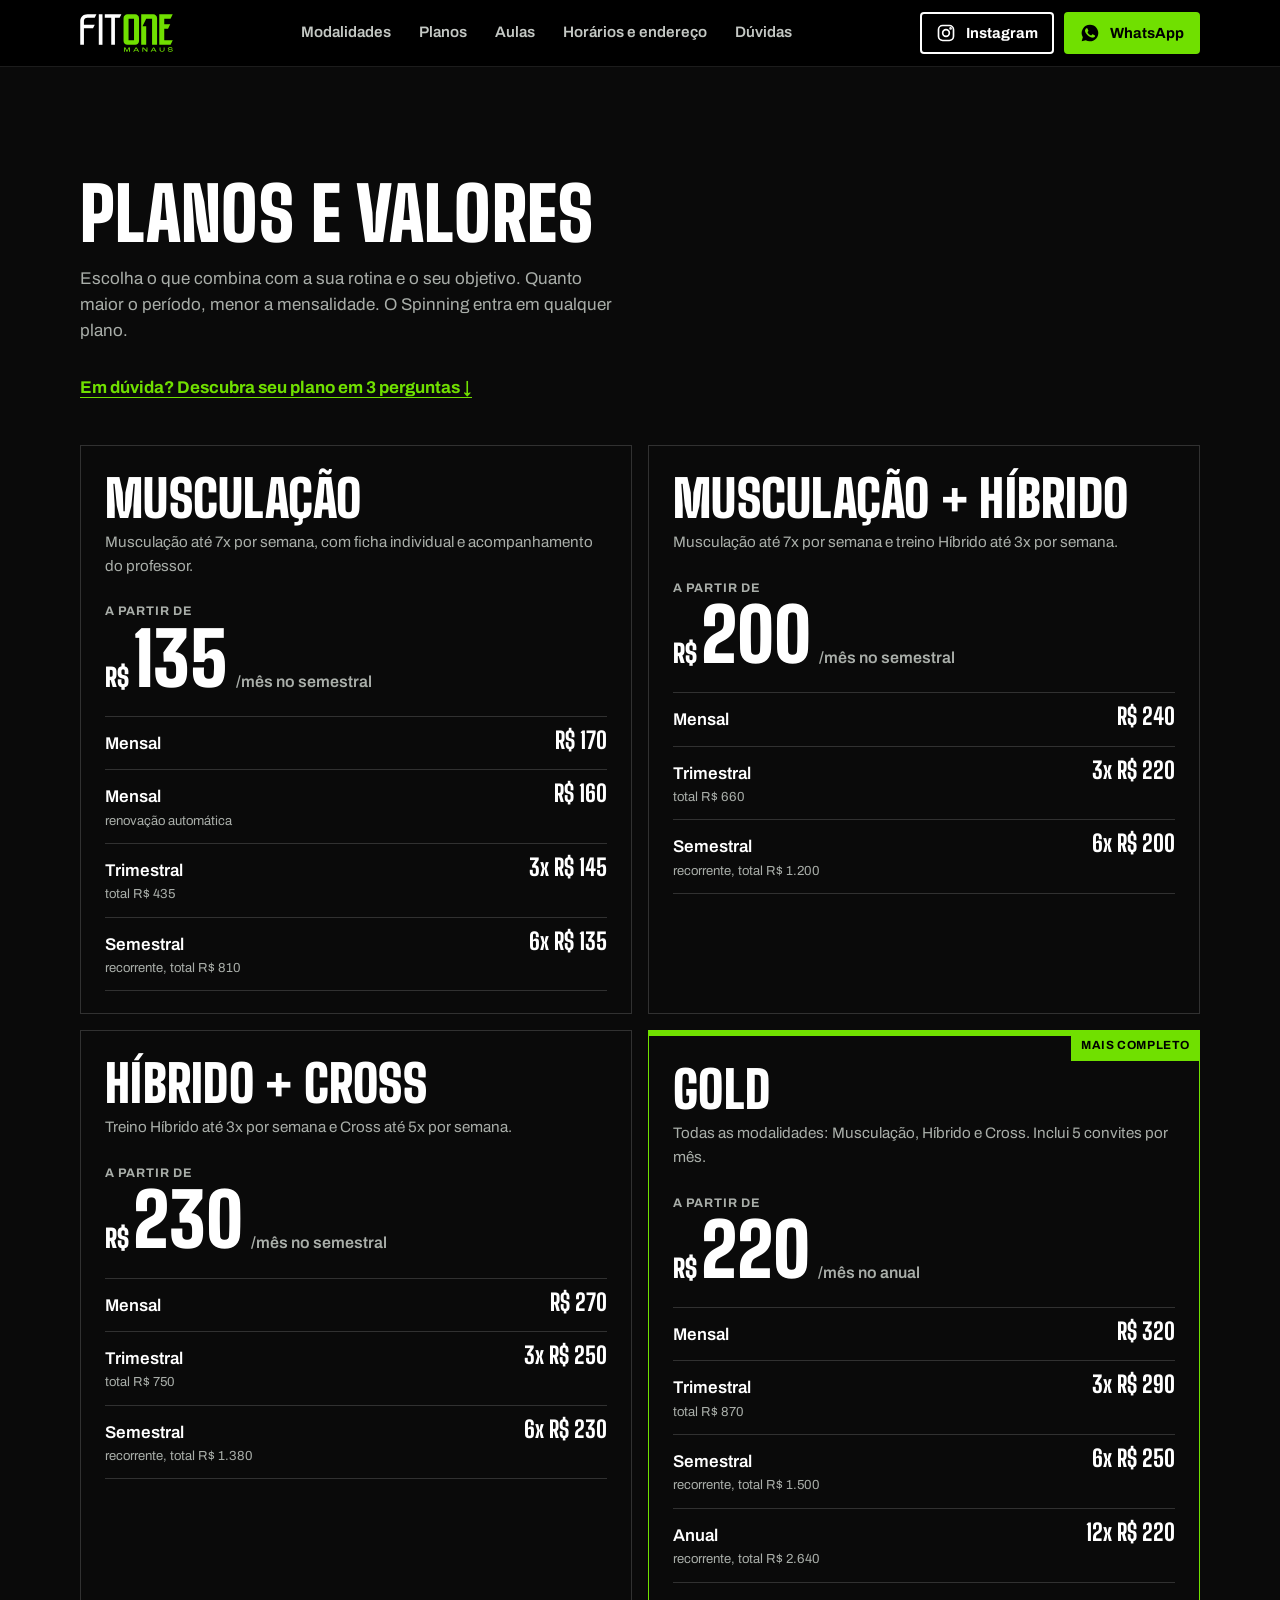
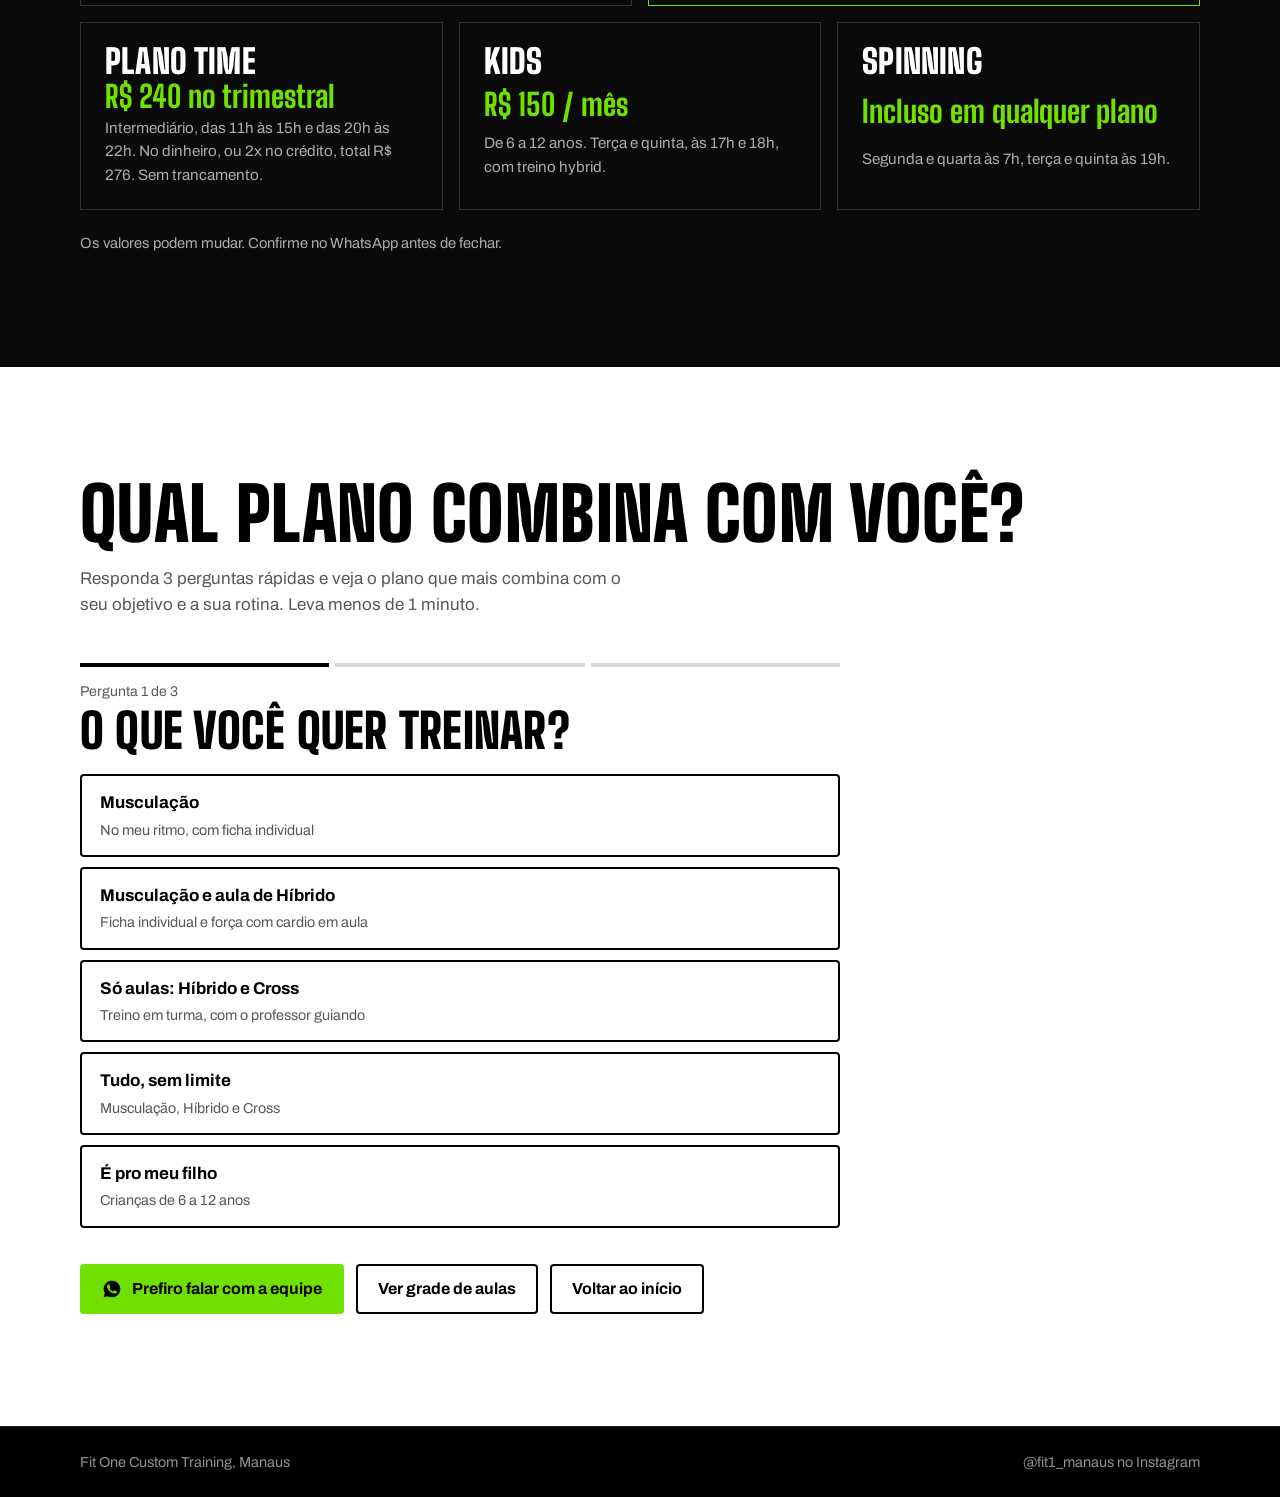
<file: planos.html>
<!doctype html>
<html lang="pt-BR">
<head>
<meta charset="utf-8">
<meta name="viewport" content="width=device-width,initial-scale=1,viewport-fit=cover">
<title>Planos e valores | Fit One Manaus</title>
<meta name="description" content="Planos e valores da Fit One Manaus: Musculação, Musculação + Híbrido, Híbrido + Cross, Gold, Plano Time e Kids. Mensal, trimestral, semestral e anual.">
<link rel="canonical" href="https://fitonemanaus.com.br/planos">
<meta name="theme-color" content="#000000">
<meta name="build" content="fitone-v24-2026-11-23">

<!-- Prévia de link (WhatsApp, Instagram, Facebook) -->
<meta property="og:type" content="website">
<meta property="og:locale" content="pt_BR">
<meta property="og:site_name" content="Fit One Manaus">
<meta property="og:title" content="Planos e valores | Fit One Manaus">
<meta property="og:description" content="Musculação, Híbrido, Cross, Gold, Plano Time e Kids. Veja os valores e escolha o seu plano.">
<meta property="og:url" content="https://fitonemanaus.com.br/planos">
<meta property="og:image" content="https://fitonemanaus.com.br/assets/og.jpg">
<meta property="og:image:width" content="1200">
<meta property="og:image:height" content="630">
<meta property="og:image:alt" content="Fit One Manaus, academia na Vila da Prata">
<meta name="twitter:card" content="summary_large_image">

<link rel="icon" href="assets/favicon.svg" type="image/svg+xml">
<link rel="apple-touch-icon" href="assets/emblema.png">

<!-- Dados estruturados (Google e IAs) -->
<script type="application/ld+json">
{
  "@context": "https://schema.org",
  "@graph": [
    {
      "@type": "WebPage",
      "@id": "https://fitonemanaus.com.br/planos#pagina",
      "url": "https://fitonemanaus.com.br/planos",
      "name": "Planos e valores | Fit One Manaus",
      "inLanguage": "pt-BR",
      "isPartOf": {
        "@id": "https://fitonemanaus.com.br/#site"
      },
      "about": {
        "@id": "https://fitonemanaus.com.br/#academia"
      },
      "breadcrumb": {
        "@id": "https://fitonemanaus.com.br/planos#trilha"
      }
    },
    {
      "@type": "BreadcrumbList",
      "@id": "https://fitonemanaus.com.br/planos#trilha",
      "itemListElement": [
        {
          "@type": "ListItem",
          "position": 1,
          "name": "Início",
          "item": "https://fitonemanaus.com.br/"
        },
        {
          "@type": "ListItem",
          "position": 2,
          "name": "Planos e valores",
          "item": "https://fitonemanaus.com.br/planos"
        }
      ]
    }
  ]
}
</script>

<link rel="preload" href="assets/fonts/big-shoulders-display-latin-900-normal.woff2" as="font" type="font/woff2" crossorigin>
<link rel="preload" href="assets/fonts/archivo-latin-400-normal.woff2" as="font" type="font/woff2" crossorigin>
<link rel="stylesheet" href="style.css?v=22">
</head>
<body>

<header>
  <div class="wrap">
    <a class="logo" href="./"><img src="assets/logo-h.svg" width="93" height="38" alt="Fit One Manaus"></a>
    <nav aria-label="Seções">
      <a href="./#treinos">Modalidades</a>
      <a href="planos.html" aria-current="page">Planos</a>
      <a href="./#aulas">Aulas</a>
      <a href="./#horarios">Horários e endereço</a>
      <a href="./#duvidas">Dúvidas</a>
    </nav>
    <div class="hdr-btns">
    <a class="btn btn-ghost ig-link hdr-ig" aria-label="Instagram" data-umami-event="instagram_click" data-umami-event-local="topo" href="#" target="_blank" rel="noopener">
      <svg viewBox="0 0 24 24" fill="none" stroke="currentColor" stroke-width="2" stroke-linecap="round" stroke-linejoin="round" aria-hidden="true"><rect x="3" y="3" width="18" height="18" rx="5"/><circle cx="12" cy="12" r="4"/><circle cx="17.5" cy="6.5" r=".6" fill="currentColor"/></svg>
      <span class="t">Instagram</span>
    </a>
    <a class="btn wa-link hdr-wa" aria-label="WhatsApp" data-msg="Oi! Vim pelo site da Fit One e queria ajuda pra escolher o melhor plano pra mim." data-umami-event="whatsapp_click" data-umami-event-local="topo" href="#" target="_blank" rel="noopener">
      <svg viewBox="0 0 24 24" fill="currentColor" aria-hidden="true"><path d="M12 2a10 10 0 0 0-8.6 15.1L2 22l5-1.3A10 10 0 1 0 12 2Zm5.8 14.1c-.2.7-1.4 1.3-2 1.4-.5.1-1.2.1-1.9-.1-.4-.1-1-.3-1.7-.6-3-1.3-4.9-4.3-5-4.5-.2-.2-1.2-1.6-1.2-3s.8-2.2 1-2.5c.3-.3.6-.4.8-.4h.6c.2 0 .4 0 .7.5l.9 2.2c.1.2.1.4 0 .6l-.4.6-.4.5c-.1.1-.3.3-.1.6.2.3.8 1.3 1.6 2.1 1.1 1 2.1 1.3 2.4 1.4.3.1.5.1.6-.1l.9-1.1c.2-.3.4-.2.7-.1l2.1 1c.3.2.5.2.6.4.1.1.1.7-.1 1.4Z"/></svg>
      <span class="t">WhatsApp</span>
    </a>
    </div>
  </div>
</header>

<main id="topo">
  <section class="avisos" id="avisos" aria-label="Avisos" hidden></section>

<section class="bf" hidden aria-label="Black Friday">
  <div class="bf-bg" aria-hidden="true"></div>
  <div class="wrap">
    <div class="bf-head">
      <img class="bf-logo" src="assets/logo-h.svg" width="93" height="38" alt="" aria-hidden="true">
      <h2 class="bf-title"><span class="b1">Black</span><span class="b2">Friday</span></h2>
      <p class="bf-lema">Pague <b>3 meses</b> e treine <b class="n4">4!</b></p>
      <p class="bf-sub">Mais tempo para evoluir, <b>mais liberdade</b> para treinar.</p>
    </div>
    <div class="bf-cards">
      <article class="bf-card main">
        <span class="badge">Oferta principal</span>
        <h3>Gold</h3>
        <p class="inc">Todas as modalidades: Musculação, Híbrido e Cross. Inclui 5 convites por mês.</p>
        <p class="bf-get">3 meses + 30 dias grátis<small>4 meses de acesso</small></p>
        <div class="bf-pay">
          <div><small>Crédito comum</small><b>3x R$ 210</b><span>total R$ 630</span><em>R$ 157,50 por mês de acesso</em></div>
          <div><small>À vista, Pix ou dinheiro</small><b>R$ 565</b><span>&nbsp;</span><em>R$ 141,25 por mês de acesso</em></div>
        </div>
      </article>
      <article class="bf-card">
        <h3>Musculação + Híbrido</h3>
        <p class="inc">Musculação até 7x por semana e treino Híbrido até 3x por semana.</p>
        <p class="bf-get">3 meses + 30 dias grátis<small>4 meses de acesso</small></p>
        <div class="bf-pay">
          <div><small>Crédito comum</small><b>3x R$ 180</b><span>total R$ 540</span><em>R$ 135,00 por mês de acesso</em></div>
          <div><small>À vista, Pix ou dinheiro</small><b>R$ 485</b><span>&nbsp;</span><em>R$ 121,25 por mês de acesso</em></div>
        </div>
      </article>
    </div>
    <div class="bf-foot">
      <a class="btn wa-link" data-msg="Oi! Vim pelo site da Fit One e quero a oferta da Black Friday." data-umami-event="whatsapp_click" data-umami-event-local="black-friday" href="#" target="_blank" rel="noopener"><svg viewBox="0 0 24 24" fill="currentColor" aria-hidden="true"><path d="M12 2a10 10 0 0 0-8.6 15.1L2 22l5-1.3A10 10 0 1 0 12 2Zm5.8 14.1c-.2.7-1.4 1.3-2 1.4-.5.1-1.2.1-1.9-.1-.4-.1-1-.3-1.7-.6-3-1.3-4.9-4.3-5-4.5-.2-.2-1.2-1.6-1.2-3s.8-2.2 1-2.5c.3-.3.6-.4.8-.4h.6c.2 0 .4 0 .7.5l.9 2.2c.1.2.1.4 0 .6l-.4.6-.4.5c-.1.1-.3.3-.1.6.2.3.8 1.3 1.6 2.1 1.1 1 2.1 1.3 2.4 1.4.3.1.5.1.6-.1l.9-1.1c.2-.3.4-.2.7-.1l2.1 1c.3.2.5.2.6.4.1.1.1.7-.1 1.4Z"/></svg> Fale com a nossa equipe e garanta a sua vaga</a>
      <p data-bf-count>Por tempo limitado. Não fique de fora.</p>
    </div>
  </div>
</section>

  <section class="sec dark" id="planos">
    <div class="wrap">
      <div class="head">
        <h1 class="t">Planos e valores</h1>
        <p class="muted">Escolha o que combina com a sua rotina e o seu objetivo. Quanto maior o período, menor a mensalidade. O Spinning entra em qualquer plano.</p>
        <p class="quiz-jump"><a href="#quiz">Em dúvida? Descubra seu plano em 3 perguntas ↓</a></p>
      </div>

      <div class="plans plans4">
        <article class="plan" id="plan-musc">
          <h3>Musculação</h3>
          <p class="inc">Musculação até 7x por semana, com ficha individual e acompanhamento do professor.</p>
          <p class="from">A partir de</p>
          <p class="price"><span class="rs">R$</span>135<small>/mês no semestral</small></p>
          <ul class="pl">
            <li><span>Mensal</span><b>R$ 170</b></li>
            <li><span>Mensal<small>renovação automática</small></span><b>R$ 160</b></li>
            <li><span>Trimestral<small>total R$ 435</small></span><b>3x R$ 145</b></li>
            <li><span>Semestral<small>recorrente, total R$ 810</small></span><b>6x R$ 135</b></li>
          </ul>
        </article>

        <article class="plan" id="plan-mh">
          <h3>Musculação + Híbrido</h3>
          <p class="inc">Musculação até 7x por semana e treino Híbrido até 3x por semana.</p>
          <p class="from">A partir de</p>
          <p class="price"><span class="rs">R$</span>200<small>/mês no semestral</small></p>
          <ul class="pl">
            <li><span>Mensal</span><b>R$ 240</b></li>
            <li><span>Trimestral<small>total R$ 660</small></span><b>3x R$ 220</b></li>
            <li><span>Semestral<small>recorrente, total R$ 1.200</small></span><b>6x R$ 200</b></li>
          </ul>
        </article>

        <article class="plan" id="plan-hc">
          <h3>Híbrido + Cross</h3>
          <p class="inc">Treino Híbrido até 3x por semana e Cross até 5x por semana.</p>
          <p class="from">A partir de</p>
          <p class="price"><span class="rs">R$</span>230<small>/mês no semestral</small></p>
          <ul class="pl">
            <li><span>Mensal</span><b>R$ 270</b></li>
            <li><span>Trimestral<small>total R$ 750</small></span><b>3x R$ 250</b></li>
            <li><span>Semestral<small>recorrente, total R$ 1.380</small></span><b>6x R$ 230</b></li>
          </ul>
        </article>

        <article class="plan top" id="plan-gold">
          <span class="badge">Mais completo</span>
          <h3>Gold</h3>
          <p class="inc">Todas as modalidades: Musculação, Híbrido e Cross. Inclui 5 convites por mês.</p>
          <p class="from">A partir de</p>
          <p class="price"><span class="rs">R$</span>220<small>/mês no anual</small></p>
          <ul class="pl">
            <li><span>Mensal</span><b>R$ 320</b></li>
            <li><span>Trimestral<small>total R$ 870</small></span><b>3x R$ 290</b></li>
            <li><span>Semestral<small>recorrente, total R$ 1.500</small></span><b>6x R$ 250</b></li>
            <li><span>Anual<small>recorrente, total R$ 2.640</small></span><b>12x R$ 220</b></li>
          </ul>
        </article>
      </div>

      <div class="extras extras3">
        <div class="extra" id="plan-time">
          <h3>Plano Time</h3>
          <p class="v">R$ 240 no trimestral</p>
          <p>Intermediário, das 11h às 15h e das 20h às 22h. No dinheiro, ou 2x no crédito, total R$ 276. Sem trancamento.</p>
        </div>
        <div class="extra" id="plan-kids">
          <h3>Kids</h3>
          <p class="v">R$ 150 / mês</p>
          <p>De 6 a 12 anos. Terça e quinta, às 17h e 18h, com treino hybrid.</p>
        </div>
        <div class="extra">
          <h3>Spinning</h3>
          <p class="v">Incluso em qualquer plano</p>
          <p>Segunda e quarta às 7h, terça e quinta às 19h.</p>
        </div>
      </div>

      <p class="plans-nota muted">Os valores podem mudar. Confirme no WhatsApp antes de fechar.</p>
    </div>
  </section>

  <section class="sec light" id="quiz" aria-labelledby="quiz-t">
    <div class="wrap">
      <div class="head">
        <h2 id="quiz-t">Qual plano combina com você?</h2>
        <p class="muted">Responda 3 perguntas rápidas e veja o plano que mais combina com o seu objetivo e a sua rotina. Leva menos de 1 minuto.</p>
      </div>
      <div class="quiz" id="quiz-box" aria-live="polite"></div>
      <div class="pagelinks">
        <a class="btn wa-link" data-wa-here data-msg="Oi! Vim pelo site da Fit One e queria ajuda pra escolher o melhor plano pra mim." data-umami-event="whatsapp_click" data-umami-event-local="planos-final" href="#" target="_blank" rel="noopener">
          <svg viewBox="0 0 24 24" fill="currentColor" aria-hidden="true"><path d="M12 2a10 10 0 0 0-8.6 15.1L2 22l5-1.3A10 10 0 1 0 12 2Zm5.8 14.1c-.2.7-1.4 1.3-2 1.4-.5.1-1.2.1-1.9-.1-.4-.1-1-.3-1.7-.6-3-1.3-4.9-4.3-5-4.5-.2-.2-1.2-1.6-1.2-3s.8-2.2 1-2.5c.3-.3.6-.4.8-.4h.6c.2 0 .4 0 .7.5l.9 2.2c.1.2.1.4 0 .6l-.4.6-.4.5c-.1.1-.3.3-.1.6.2.3.8 1.3 1.6 2.1 1.1 1 2.1 1.3 2.4 1.4.3.1.5.1.6-.1l.9-1.1c.2-.3.4-.2.7-.1l2.1 1c.3.2.5.2.6.4.1.1.1.7-.1 1.4Z"/></svg>
          Prefiro falar com a equipe
        </a>
        <a class="btn btn-ghost" href="./#aulas">Ver grade de aulas</a>
        <a class="btn btn-ghost" href="./">Voltar ao início</a>
      </div>
    </div>
  </section>
</main>

<footer>
  <div class="wrap">
    <span>Fit One Custom Training, Manaus<small id="priv" hidden> · Medimos as visitas sem cookies e sem identificar ninguém.</small></span>
    <a href="https://www.instagram.com/fit1_manaus/" data-umami-event="instagram_click" data-umami-event-local="rodape" target="_blank" rel="noopener">@fit1_manaus no Instagram</a>
  </div>
</footer>

<script src="config.js?v=22"></script>
<script src="site.js?v=22"></script>
</body>
</html>
</file>
<file: style.css>
/* Conceito: o mármore preto do emblema e o "1" da marca, em tamanho de parede.
   Preto e branco como base, verde #70E000 (cor oficial do PDF da marca) só no "1" e nos botões. */
@font-face{font-family:"Big Shoulders Display";font-weight:800;font-style:normal;font-display:swap;src:url(assets/fonts/big-shoulders-display-latin-800-normal.woff2) format("woff2")}
@font-face{font-family:"Big Shoulders Display";font-weight:900;font-style:normal;font-display:swap;src:url(assets/fonts/big-shoulders-display-latin-900-normal.woff2) format("woff2")}
@font-face{font-family:"Archivo";font-weight:400;font-style:normal;font-display:swap;src:url(assets/fonts/archivo-latin-400-normal.woff2) format("woff2")}
@font-face{font-family:"Archivo";font-weight:600;font-style:normal;font-display:swap;src:url(assets/fonts/archivo-latin-600-normal.woff2) format("woff2")}
@font-face{font-family:"Archivo";font-weight:700;font-style:normal;font-display:swap;src:url(assets/fonts/archivo-latin-700-normal.woff2) format("woff2")}

:root{
  --lime:#70E000;
  --lime-hover:#82F212;
  --black:#000;
  --ink:#0A0A0A;
  --paper:#fff;
  --gray:#A9AEA9;
  --gray-ink:#555A55;
  --line-dark:rgba(255,255,255,.16);
  --line-light:#D4D7D2;
  --display:"Big Shoulders Display","Arial Narrow",Impact,sans-serif;
  --body:"Archivo",system-ui,-apple-system,"Segoe UI",sans-serif;
}
*{box-sizing:border-box}
html,body{margin:0}
html{scroll-behavior:smooth}
body{background:var(--ink);color:var(--paper);font-family:var(--body);font-size:17px;line-height:1.55;-webkit-font-smoothing:antialiased}
img{display:block;max-width:100%}
a{color:inherit}
p{margin:0}
h1,h2,h3{font-family:var(--display);font-weight:900;text-transform:uppercase;line-height:.96;margin:0;letter-spacing:.005em;text-wrap:balance}
h2,h1.t{font-size:clamp(2.8rem,6vw,4.6rem)}
.wrap{max-width:1160px;margin:0 auto;padding-inline:20px}
.sec{padding-block:clamp(64px,9vw,112px)}
.dark{background:var(--ink);color:var(--paper)}
.light{background:var(--paper);color:var(--black)}
.dark .muted{color:var(--gray)}
.light .muted{color:var(--gray-ink)}
:focus-visible{outline:3px solid var(--lime);outline-offset:3px}
.light :focus-visible{outline-color:var(--black)}

.btn{display:inline-flex;align-items:center;gap:10px;padding:15px 22px;border-radius:4px;font:700 1rem/1 var(--body);text-decoration:none;border:0;cursor:pointer;background:var(--lime);color:var(--black)}
.btn:hover{background:var(--lime-hover)}
.btn svg{width:20px;height:20px;flex:none}
.btn-ghost{background:transparent;color:inherit;box-shadow:inset 0 0 0 2px currentColor}
.btn-ghost:hover{background:var(--paper);color:var(--black);box-shadow:inset 0 0 0 2px var(--paper)}
.light .btn-ghost:hover{background:var(--black);color:var(--paper);box-shadow:inset 0 0 0 2px var(--black)}

/* topo */
header{background:var(--black);position:sticky;top:0;z-index:30;border-bottom:1px solid #1c1c1c}
header .wrap{display:flex;align-items:center;justify-content:space-between;gap:20px;padding-block:12px}
.logo img{height:38px;width:auto}
nav{display:flex;gap:28px;font-weight:600;font-size:.95rem}
nav a{text-decoration:none;color:#C4C8C4}
nav a:hover{color:var(--paper)}
header .btn{padding:11px 16px;font-size:.92rem}
.hdr-btns{display:flex;gap:10px;align-items:center}
@media (max-width:860px){nav{display:none}}

/* hero */
.hero{position:relative;overflow:hidden;background:
  linear-gradient(90deg,rgba(0,0,0,.88) 0%,rgba(0,0,0,.6) 42%,rgba(0,0,0,0) 80%,rgba(0,0,0,.25) 100%),
  url(assets/marmore.webp) center/cover no-repeat #000;min-height:clamp(600px,calc(100vh - 66px),820px)}
.hero-in{position:relative;z-index:2;min-height:inherit;display:flex;align-items:center;padding-block:56px}
.hero h1{font-size:clamp(3.9rem,9.6vw,8.4rem);line-height:.97;max-width:9ch}
.hero .lead{margin-top:26px;font-size:1.15rem;max-width:30rem;color:#DADDD9}
.hero .cta{display:flex;flex-wrap:wrap;gap:12px;margin-top:32px}
.status{display:flex;align-items:center;gap:10px;margin-top:22px;font-size:.95rem;font-weight:600;color:#DADDD9}
.status span{text-wrap:balance}
.addr{display:none;margin-top:10px;font-size:.92rem;line-height:1.4;color:var(--gray)}
.status i{width:10px;height:10px;border-radius:50%;background:#6a6e6a;flex:none}
.status.open i{background:var(--lime)}
.um{position:absolute;z-index:1;right:max(clamp(24px,6vw,110px),calc((100vw - 1160px)/2 + 20px));bottom:9%;height:min(78%,50vw);width:auto;pointer-events:none;animation:rise 1s cubic-bezier(.2,.7,.2,1) .15s both}
@keyframes rise{from{transform:translateY(8%);opacity:0}to{transform:none;opacity:1}}
@media (max-width:760px){
  /* celular: sem botao fixo no topo; botoes + status + endereco ao lado do "1" */
  .hdr-btns{gap:8px}
  .hdr-btns .btn{width:46px;height:46px;padding:0;justify-content:center;border-radius:6px}
  .hdr-btns .btn svg{width:22px;height:22px}
  .hdr-btns .t{position:absolute;width:1px;height:1px;overflow:hidden;clip:rect(0 0 0 0);white-space:nowrap}
  .hero{min-height:0;display:grid;grid-template-columns:minmax(0,1fr) clamp(110px,32vw,160px);column-gap:18px;align-content:start;padding:44px 20px 52px;background:linear-gradient(180deg,rgba(0,0,0,.78),rgba(0,0,0,.4)),url(assets/marmore.webp) center/cover no-repeat #000}
  .hero-in,.hero-in>div{display:contents}
  .hero h1,.hero .lead{grid-column:1/-1}
  .hero .cta{grid-column:1;grid-row:3;flex-direction:column;align-items:stretch;gap:10px;margin-top:32px;max-width:340px}
  .hero-end{grid-column:1;grid-row:4;align-self:end;margin-top:22px}
  .hero-end .status{margin-top:0}
  .addr{display:block}
  .um{position:relative;right:auto;bottom:auto;grid-column:2;grid-row:3/span 2;align-self:end;width:100%;height:auto;margin:32px 0 0}
}
@media (max-width:380px){.hero .btn{padding:14px 16px}}


/* palavras do mural da academia */
.pilares{background:var(--black);border-top:1px solid var(--line-dark);border-bottom:1px solid var(--line-dark)}
.pilares ul{list-style:none;margin:0;padding:22px 0;display:flex;flex-wrap:wrap;justify-content:space-between;gap:4px 28px;font:900 clamp(1.5rem,3.6vw,2.6rem)/1.1 var(--display);text-transform:uppercase;letter-spacing:.03em;color:var(--paper)}
.pilares .g{color:var(--lime)}
.pilares ul[aria-hidden]{display:none}
@media (max-width:760px){
  .pilares ul{justify-content:flex-start;padding:18px 0}
  /* celular: faixa inteira que corre devagar, como o mural da parede (o JS liga a classe "run") */
  .pilares.run{overflow:hidden}
  .pilares.run .wrap{padding-inline:0;max-width:none}
  .pilares.run .track{display:flex;width:max-content;animation:mural 28s linear infinite}
  .pilares.run ul{flex:none;flex-wrap:nowrap;gap:0;padding:15px 0;font-size:2rem;white-space:nowrap}
  .pilares.run ul[aria-hidden]{display:flex}
  .pilares.run li{margin-right:36px}
}
@keyframes mural{to{transform:translateX(-50%)}}

/* titulos de secao */
.head{margin-bottom:44px;display:grid;gap:16px}
.head p{max-width:34rem}

/* modalidades */
.mods{list-style:none;margin:0;padding:0;border-bottom:1px solid var(--line-dark)}
.mods li{display:grid;grid-template-columns:minmax(0,1.1fr) minmax(0,1fr);gap:24px;align-items:baseline;padding:24px 0;border-top:1px solid var(--line-dark)}
.mods h3{font-size:clamp(2.3rem,5.2vw,4rem);transition:color .15s}
.mods li:hover h3{color:var(--lime)}
.mods p{color:var(--gray);max-width:30rem}
@media (max-width:760px){.mods li{grid-template-columns:1fr;gap:8px;padding:20px 0}}

/* como funciona */
.steps{list-style:none;margin:0;padding:0;display:grid;grid-template-columns:repeat(3,minmax(0,1fr));gap:36px;counter-reset:s}
.steps li{counter-increment:s;border-top:6px solid var(--lime);padding-top:18px}
.steps li::before{content:counter(s);display:block;font-family:var(--display);font-weight:900;font-size:5.4rem;line-height:.9}
.steps b{display:block;margin-top:14px;font-size:1.2rem}
.steps p{margin-top:6px;color:var(--gray-ink)}
@media (max-width:760px){.steps{grid-template-columns:1fr;gap:28px}.steps li::before{font-size:4rem}}

/* fotos */
.gallery{display:grid;grid-template-columns:2fr 1fr 1fr;grid-template-rows:240px 240px;gap:8px}
.ph{position:relative;overflow:hidden;background:#161616;display:flex;align-items:flex-end;padding:14px}
.ph:first-child{grid-row:span 2}
.ph img{position:absolute;inset:0;width:100%;height:100%;object-fit:cover}
.ph span{position:relative;font-size:.85rem;color:var(--gray)}
@media (max-width:760px){.gallery{grid-template-columns:1fr 1fr;grid-template-rows:220px 150px 150px}.ph:first-child{grid-column:span 2;grid-row:auto}}

/* horarios e endereco */
.info .wrap{display:grid;grid-template-columns:minmax(0,1.05fr) minmax(0,.95fr);gap:72px}
.hours{width:calc(100% + 28px);margin:26px -14px 0;border-collapse:collapse}
.hours td{padding:13px 14px;border-bottom:1px solid var(--line-dark)}
.hours td:first-child{font-weight:600;font-size:1.05rem}
.hours td:last-child{text-align:right;font-family:var(--display);font-weight:800;font-size:2rem;line-height:1;font-variant-numeric:tabular-nums}
.hours tr.today td{background:var(--lime);color:var(--black);border-color:var(--lime)}
.hours .tag{font-size:.82rem;font-weight:700;margin-left:10px}
.nota{margin-top:16px;font-size:.92rem}
.place address{font-style:normal;font-family:var(--display);font-weight:900;text-transform:uppercase;font-size:clamp(2.4rem,4.6vw,3.3rem);line-height:.95;margin-top:26px}
.place .bairro{margin-top:14px}
.phone{display:flex;align-items:center;gap:12px;flex-wrap:wrap;margin-top:26px}
.phone strong{font-size:1.3rem;font-variant-numeric:tabular-nums}
.phone button{font:600 .88rem var(--body);padding:8px 12px;border-radius:4px;border:1.5px solid var(--paper);background:transparent;color:var(--paper);cursor:pointer}
.phone button:hover{background:var(--paper);color:var(--black)}
.place .cta{display:flex;flex-wrap:wrap;gap:10px;margin-top:22px}
.estrutura{list-style:none;margin:36px 0 0;padding:24px 0 0;border-top:1px solid var(--line-dark);display:grid;grid-template-columns:repeat(2,minmax(0,1fr));gap:12px 20px}
.estrutura li{display:flex;gap:12px;align-items:center;font-weight:600}
.estrutura li::before{content:"";width:8px;height:8px;background:var(--lime);flex:none}
@media (max-width:860px){.info .wrap{grid-template-columns:1fr;gap:56px}}
@media (max-width:420px){.estrutura{grid-template-columns:1fr}}

/* whatsapp */
.chat{display:grid;grid-template-columns:minmax(0,1fr) minmax(0,1fr);gap:64px;align-items:start}
.chat .sub{margin-top:16px;max-width:28rem}
.assuntos{list-style:none;margin:30px 0 0;padding:0;border-top:1px solid var(--line-light)}
.assuntos button{all:unset;box-sizing:border-box;width:100%;display:flex;align-items:center;gap:14px;padding:15px 4px;border-bottom:1px solid var(--line-light);cursor:pointer;font-weight:600}
.assuntos button::before{content:"";width:18px;height:18px;border-radius:50%;border:2px solid var(--black);flex:none}
.assuntos button[aria-pressed="true"]{font-weight:700}
.assuntos button[aria-pressed="true"]::before{border-width:6px}
.assuntos button:focus-visible{outline:3px solid var(--black);outline-offset:-3px}
.zap{background:#0B141A;color:#E9EDEF;border-radius:14px;padding:18px 18px 20px}
.zap .who{display:flex;align-items:center;gap:12px;padding-bottom:16px;margin-bottom:22px;border-bottom:1px solid #22313A}
.zap .who img{width:40px;height:40px;border-radius:50%}
.zap .who b{display:block;font-size:1rem;line-height:1.2}
.zap .who span{font-size:.82rem;color:#8696A0}
.bubble{position:relative;margin-left:auto;max-width:92%;background:#005C4B;border-radius:10px 0 10px 10px;padding:10px 12px 8px;font-size:1rem}
.bubble::after{content:"";position:absolute;right:-8px;top:0;border-left:9px solid #005C4B;border-bottom:10px solid transparent}
.bubble small{display:block;text-align:right;color:#9FC9BF;font-size:.72rem;margin-top:4px}
.zap .btn{width:100%;justify-content:center;margin-top:22px}
@media (max-width:860px){.chat{grid-template-columns:1fr;gap:36px}}

/* duvidas */
.faq{max-width:860px;border-top:2px solid var(--black)}
details{border-bottom:1px solid var(--line-light)}
summary{list-style:none;cursor:pointer;display:flex;justify-content:space-between;gap:20px;align-items:center;padding:20px 0;font-weight:700;font-size:1.12rem}
summary::-webkit-details-marker{display:none}
summary::after{content:"";width:14px;height:14px;flex:none;background:linear-gradient(var(--black),var(--black)) center/100% 2px no-repeat,linear-gradient(var(--black),var(--black)) center/2px 100% no-repeat}
details[open] summary::after{background:linear-gradient(var(--black),var(--black)) center/100% 2px no-repeat}
details p{padding:0 0 22px;max-width:44rem;color:var(--gray-ink)}

/* fechamento */
.final{background:linear-gradient(90deg,rgba(0,0,0,.8),rgba(0,0,0,.3)),url(assets/marmore.webp) center/cover no-repeat #000}
.final .wrap{display:grid;grid-template-columns:auto minmax(0,1fr);gap:clamp(32px,7vw,96px);align-items:center}
.final img{width:clamp(130px,19vw,230px);height:auto}
.final h2{font-size:clamp(2.9rem,6.2vw,5rem);max-width:12ch}
.final p{margin-top:18px;max-width:28rem;color:#DADDD9}
.final .btn{margin-top:28px}
@media (max-width:640px){.final .wrap{grid-template-columns:1fr}}
footer{background:var(--black);color:#8E938E;font-size:.9rem;border-top:1px solid #1c1c1c}
footer .wrap{display:flex;justify-content:space-between;gap:16px;flex-wrap:wrap;padding-block:24px}
footer a{text-decoration:none}
footer a:hover{color:var(--paper)}


/* utilitarios */
.sr{position:absolute;width:1px;height:1px;overflow:hidden;clip:rect(0 0 0 0);white-space:nowrap}
html{scroll-padding-top:72px}

/* avisos (faixa no topo, some sozinha na data) */
.av{background:var(--lime);color:var(--black)}
.av .wrap{padding-block:12px}
.av + .av{border-top:1px solid rgba(0,0,0,.18)}
.av.rosa{background:#C2185B;color:#fff}
.av.amarelo{background:#FFD400;color:#000}
.av .c,.av .mais{display:none}
@media (max-width:760px){
  .av:not(.sem-curto) .wrap{display:flex;align-items:center;gap:10px;padding-block:9px}
  .av:not(.sem-curto) p{flex:1;min-width:0;font-size:.86rem;white-space:nowrap}
  .av:not(.sem-curto) .l{display:none}
  .av:not(.sem-curto) .c{display:inline}
  .av:not(.sem-curto) .mais{display:grid;place-items:center;flex:none;width:30px;height:30px;border-radius:50%;border:2px solid currentColor;background:transparent;color:inherit;font:800 1.1rem/1 var(--body);cursor:pointer;padding:0}
  .av.aberto .wrap{align-items:flex-start}
  .av.aberto p{white-space:normal;font-size:.95rem}
  .av.aberto .l{display:inline}
  .av.aberto .c{display:none}
}
@media (max-width:380px){
  .av:not(.sem-curto) p{font-size:.78rem}
  .av.aberto p{font-size:.9rem}
}
.avisos p{font-weight:600;line-height:1.35;text-wrap:balance}
.avisos b{font-weight:800;text-transform:uppercase;letter-spacing:.02em;margin-right:6px}
/* planos */
.plans{display:grid;grid-template-columns:repeat(3,minmax(0,1fr));gap:16px;align-items:stretch}
.plan{position:relative;border:1px solid var(--line-dark);padding:28px 24px 22px;display:flex;flex-direction:column}
.plan.top{border-color:var(--lime);box-shadow:inset 0 5px 0 var(--lime);padding-top:34px}
.badge{position:absolute;top:-1px;right:-1px;background:var(--lime);color:var(--black);font-size:.74rem;font-weight:800;text-transform:uppercase;letter-spacing:.05em;padding:6px 10px}
.plan h3{font-size:clamp(2.4rem,4vw,3.2rem)}
.plan .inc{margin-top:8px;color:var(--gray);font-size:.95rem}
.plan .from{margin-top:24px;font-size:.78rem;font-weight:700;text-transform:uppercase;letter-spacing:.08em;color:var(--gray)}
.plan .price{font-family:var(--display);font-weight:900;font-size:4.6rem;line-height:.9;margin-top:4px;font-variant-numeric:tabular-nums}
.plan .price .rs{font-size:1.6rem;margin-right:4px}
.plan .price small{font-family:var(--body);font-weight:600;font-size:1rem;color:var(--gray);margin-left:8px}
.pl{list-style:none;margin:24px 0 0;padding:0;border-top:1px solid var(--line-dark)}
.pl li{display:flex;justify-content:space-between;align-items:baseline;gap:14px;padding:12px 0;border-bottom:1px solid var(--line-dark)}
.pl span{font-weight:600}
.pl small{display:block;color:var(--gray);font-weight:400;font-size:.82rem}
.pl b{font-family:var(--display);font-weight:800;font-size:1.45rem;line-height:1;text-align:right;font-variant-numeric:tabular-nums}
.pl b.txt{font-family:var(--body);font-size:1rem;font-weight:700}
.extras{display:grid;grid-template-columns:repeat(2,minmax(0,1fr));gap:16px;margin-top:16px}
.extra{border:1px solid var(--line-dark);padding:22px 24px;display:grid;gap:4px}
.extra h3{font-size:2.1rem}
.extra .v{font-family:var(--display);font-weight:800;font-size:1.9rem;line-height:1.05;color:var(--lime)}
.extra p{color:var(--gray);font-size:.95rem}
.todos{margin-top:28px;border-top:1px solid var(--line-dark);border-bottom-color:var(--line-dark)}
.todos summary::after{background:linear-gradient(#fff,#fff) center/100% 2px no-repeat,linear-gradient(#fff,#fff) center/2px 100% no-repeat}
.todos[open] summary::after{background:linear-gradient(#fff,#fff) center/100% 2px no-repeat}
.all{width:100%;border-collapse:collapse;margin:0 0 18px}
.all th,.all td{padding:14px 12px 14px 0;text-align:left;border-bottom:1px solid var(--line-dark);vertical-align:top}
.all thead th{font-size:.78rem;text-transform:uppercase;letter-spacing:.08em;color:var(--gray);font-weight:700}
.all tbody th{font-family:var(--display);font-weight:900;text-transform:uppercase;font-size:1.7rem;line-height:1}
.all td b{display:block;font-family:var(--display);font-weight:800;font-size:1.6rem;line-height:1;font-variant-numeric:tabular-nums}
.all td small{display:block;margin-top:3px;color:var(--gray);font-size:.82rem}
.plans-nota{margin-top:22px;font-size:.92rem}
@media (max-width:900px){.plans,.extras{grid-template-columns:1fr}}
@media (max-width:700px){
  .all thead{display:none}
  .all,.all tbody,.all tr,.all th,.all td{display:block}
  .all tr{padding:16px 0;border-bottom:1px solid var(--line-dark)}
  .all th,.all td{border:0;padding:0}
  .all tbody th{margin-bottom:8px}
  .all td{display:flex;justify-content:space-between;align-items:baseline;gap:14px;padding:6px 0}
  .all td::before{content:attr(data-l);color:var(--gray);font-weight:600}
  .all td>span{text-align:right}
  .all td small{margin-top:0}
}

/* grade de aulas */
.grade-wrap{overflow-x:auto}
.grade{width:100%;border-collapse:collapse;table-layout:fixed}
.grade th,.grade td{border:1px solid var(--line-light);padding:9px 6px;text-align:center;font-size:.76rem;font-weight:700;text-transform:uppercase;line-height:1.2}
.grade thead th{background:var(--black);color:#fff;border-color:var(--black);font-size:.8rem;letter-spacing:.03em}
.grade thead th.hoje{background:var(--lime);color:var(--black)}
.grade tbody th{width:74px;font-family:var(--display);font-weight:900;font-size:1.3rem;background:#F1F2EF;letter-spacing:0}
.grade td.hoje{background:rgba(112,224,0,.16)}
.dias-m{display:none}
.days{display:grid;grid-template-columns:repeat(7,minmax(0,1fr));gap:6px}
.days button{all:unset;box-sizing:border-box;position:relative;text-align:center;padding:12px 0 14px;font-weight:700;font-size:.9rem;border:2px solid var(--black);cursor:pointer}
.days button[aria-pressed="true"]{background:var(--black);color:var(--paper)}
.days button.hoje::after{content:"";position:absolute;left:50%;bottom:4px;width:5px;height:5px;margin-left:-2.5px;border-radius:50%;background:var(--black)}
.days button.hoje[aria-pressed="true"]::after{background:var(--lime)}
.days button:focus-visible{outline:3px solid var(--black);outline-offset:2px}
.dia-nome{margin-top:20px;font-weight:700;font-size:1.05rem}
.dia-lista{list-style:none;margin:10px 0 0;padding:0;border-top:2px solid var(--black)}
.dia-lista li{display:flex;align-items:baseline;gap:18px;padding:12px 0;border-bottom:1px solid var(--line-light)}
.dia-lista time{font-family:var(--display);font-weight:900;font-size:2rem;line-height:1;min-width:4.4ch;font-variant-numeric:tabular-nums}
.dia-lista span{font-weight:700;font-size:1.05rem}
.grade-nota{margin-top:20px;font-size:.92rem}
@media (max-width:860px){.grade-wrap{display:none}.dias-m{display:block}}


@media (prefers-reduced-motion:reduce){html{scroll-behavior:auto}.um{animation:none}.mods h3{transition:none}}

/* teaser de planos na home */
.teaser{display:grid;grid-template-columns:minmax(0,1.3fr) auto;gap:32px 56px;align-items:end}
.teaser .head{margin:0}
.teaser .ate{margin-top:6px;font-weight:600;font-size:1.05rem}
.teaser .ate b{font-family:var(--display);font-weight:900;font-size:1.7rem;color:var(--lime);letter-spacing:.01em}
.teaser .btn{white-space:nowrap}
@media (max-width:760px){.teaser{grid-template-columns:1fr;gap:26px}.teaser .btn{justify-self:start}}
.pagelinks{display:flex;flex-wrap:wrap;gap:12px;margin-top:28px}

/* planos v16: 4 planos em 2 colunas, Black Friday */
.plans4{grid-template-columns:repeat(2,minmax(0,1fr))}
.extras{grid-template-columns:repeat(2,minmax(0,1fr))}
@media (max-width:900px){.plans4,.extras{grid-template-columns:1fr}}
.bf{position:relative;overflow:hidden;background:#000;border-block:2px solid var(--lime);padding:56px 0 52px;text-align:center}
.bf[hidden]{display:none}
.bf-bg{position:absolute;inset:0;pointer-events:none;background:radial-gradient(60% 55% at 50% 18%,rgba(112,224,0,.28),transparent 70%),repeating-linear-gradient(115deg,transparent 0 46px,rgba(112,224,0,.07) 46px 50px)}
.bf .wrap{position:relative}
.bf-logo{height:30px;width:auto;margin:0 auto 14px;display:block}
.bf-title{font-family:var(--display);font-weight:900;text-transform:uppercase;line-height:.82;font-style:italic;transform:skew(-6deg);margin:0}
.bf-title span{display:block}
.bf-title .b1{font-size:clamp(4.4rem,19vw,10rem);color:#fff;letter-spacing:-.01em}
.bf-title .b2{font-size:clamp(4.6rem,20vw,10.6rem);color:var(--lime);text-shadow:0 0 38px rgba(112,224,0,.5);margin-top:-.04em}
.bf-lema{margin-top:22px;font-family:var(--display);font-weight:900;text-transform:uppercase;font-size:clamp(1.9rem,6.4vw,3.6rem);line-height:1}
.bf-lema b{color:var(--lime);font-weight:900}
.bf-lema .n4{font-size:1.25em}
.bf-sub{margin-top:10px;color:var(--gray);font-size:1.05rem}
.bf-sub b{color:#fff}
.bf-cards{display:grid;grid-template-columns:repeat(2,minmax(0,1fr));gap:18px;margin:34px auto 0;max-width:980px;text-align:left}
.bf-card{position:relative;border:1px solid var(--line-dark);padding:32px 22px 22px;background:rgba(10,10,10,.82)}
.bf-card.main{border-color:var(--lime);box-shadow:inset 0 5px 0 var(--lime),0 0 34px rgba(112,224,0,.18)}
.bf-card h3{font-size:clamp(2rem,3.4vw,2.6rem)}
.bf-card .inc{margin-top:6px;color:var(--gray);font-size:.95rem}
.bf-get{margin-top:16px;padding:10px 12px;background:var(--lime);color:var(--black);font-weight:800;text-align:center;text-transform:uppercase;letter-spacing:.03em}
.bf-get small{display:block;font-weight:600;font-size:.78rem;text-transform:none;letter-spacing:0}
.bf-pay{display:grid;grid-template-columns:repeat(2,minmax(0,1fr));gap:10px;margin-top:12px}
.bf-pay>div{border:1px solid var(--line-dark);padding:14px 12px;display:grid;gap:2px;text-align:center}
.bf-pay small{font-size:.74rem;font-weight:700;text-transform:uppercase;letter-spacing:.06em;color:var(--gray)}
.bf-pay b{font-family:var(--display);font-weight:900;font-size:clamp(1.55rem,6.4vw,2.5rem);line-height:1;font-variant-numeric:tabular-nums;white-space:nowrap}
.bf-pay span{font-size:.85rem;color:var(--gray)}
.bf-pay em{font-style:normal;font-weight:700;font-size:.86rem;color:var(--lime)}
.bf-foot{margin-top:30px;display:grid;gap:12px;justify-items:center}
.bf-foot p{font-weight:700;text-transform:uppercase;letter-spacing:.08em;font-size:.85rem;color:var(--gray)}
@media (max-width:900px){.bf{padding:40px 0 38px}.bf-cards{grid-template-columns:1fr}.bf-card{padding:30px 16px 18px}.bf-pay{gap:8px}.bf-pay>div{padding:12px 6px}.bf-foot .btn{width:100%;justify-content:center;text-align:center}}
@media (max-width:380px){.bf-pay{grid-template-columns:1fr}}

/* vídeo do treino Hybrid */
.hy{position:relative;overflow:hidden;padding-block:clamp(36px,4.5vw,64px)}
.hy::after{content:"";position:absolute;inset:-6%;z-index:0;pointer-events:none;background:url(assets/video/hybrid.webp) center/cover no-repeat;filter:blur(46px) saturate(1.25);opacity:.55}
.hy::before{content:"";position:absolute;inset:0;z-index:1;pointer-events:none;background:linear-gradient(180deg,rgba(10,10,10,.85),rgba(10,10,10,.25) 20%,rgba(10,10,10,.25) 80%,rgba(10,10,10,.85))}
.hy .wrap{position:relative;z-index:2}
.hy-grid{display:grid;gap:28px clamp(24px,3.5vw,48px);grid-template-columns:minmax(0,1fr);align-items:center}
.hy h2{font-size:clamp(3.2rem,6.4vw,6rem);line-height:.92}
.hy .head p{margin-top:18px;font-size:1.1rem;max-width:34rem;color:#DADDD9}
.hy-v{position:relative;aspect-ratio:9/16;width:min(100%,340px);margin-inline:auto;background:#0a0a0a;border:1px solid rgba(112,224,0,.55);overflow:hidden;box-shadow:0 0 0 1px rgba(112,224,0,.15),0 24px 80px rgba(0,0,0,.6),0 0 70px rgba(112,224,0,.18)}
.hy-v video{position:absolute;inset:0;width:100%;height:100%;object-fit:cover}
.hy-side{padding:24px;border:1px solid var(--line-dark);background:rgba(10,10,10,.72)}
.hy-side-t{font-weight:800;text-transform:uppercase;letter-spacing:.1em;font-size:.8rem;color:var(--lime)}
.hy-side ul{list-style:none;margin:14px 0 22px;padding:0}
.hy-side li{display:flex;justify-content:space-between;gap:12px;padding:12px 0;border-top:1px solid var(--line-dark)}
.hy-side li b{text-transform:uppercase;letter-spacing:.04em}
.hy-side li span{color:#DADDD9;text-align:right}
.hy-side .btn{width:100%;justify-content:center}
#fotos[hidden]{display:none}
@media (min-width:761px){
  .hy-grid{grid-template-columns:minmax(0,1fr) minmax(0,400px);grid-template-areas:"txt vid" "side vid"}
  .hy-txt{grid-area:txt;align-self:end}
  .hy-v{grid-area:vid;width:100%;max-height:min(80vh,740px);margin:0}
  .hy-side{grid-area:side;align-self:start;max-width:460px}
}
@media (min-width:1100px){
  .hy-grid{grid-template-columns:minmax(0,1fr) 400px minmax(0,.85fr);grid-template-areas:"txt vid side"}
  .hy-txt{align-self:center}
  .hy-side{align-self:center;max-width:none}
}


/* quiz de plano (planos.html) */
.quiz-jump{margin-top:14px}
.quiz-jump a{color:var(--lime);font-weight:700;text-underline-offset:4px}
.plan:target,.extra:target{outline:3px solid var(--lime);outline-offset:6px;scroll-margin-top:90px}
.quiz{max-width:760px;margin-top:32px}
.q-prog{display:flex;gap:6px}
.q-prog i{flex:1;height:4px;background:var(--line-light)}
.q-prog i.on{background:var(--black)}
.q-n{margin-top:14px;font-size:.88rem;color:var(--gray-ink)}
.q-t{margin-top:6px;font-size:clamp(2rem,5.4vw,3rem)}
.q-opts{display:grid;gap:10px;margin-top:20px}
.q-opt{display:block;width:100%;text-align:left;min-height:58px;padding:14px 18px;font:inherit;font-weight:700;color:var(--black);background:var(--paper);border:2px solid var(--black);border-radius:4px;cursor:pointer;transition:background .15s,color .15s}
.q-opt small{display:block;margin-top:2px;font-weight:400;font-size:.9rem;color:var(--gray-ink)}
.q-opt:hover,.q-opt:focus-visible{background:var(--black);color:var(--paper)}
.q-opt:hover small,.q-opt:focus-visible small{color:#CFD3CE}
.q-back{margin-top:16px;padding:8px 0;background:none;border:0;font:inherit;font-weight:600;color:var(--gray-ink);text-decoration:underline;text-underline-offset:4px;cursor:pointer}
.q-res{margin-top:22px;padding:clamp(22px,4vw,38px);background:var(--black);color:var(--paper);border-radius:4px}
.q-k{font-size:.85rem;letter-spacing:.08em;text-transform:uppercase;color:var(--gray)}
.q-rt{margin-top:8px;font-size:clamp(2.4rem,7vw,3.8rem)}
.q-price{margin-top:12px;font-family:var(--display);font-weight:900;font-size:clamp(2rem,6vw,2.8rem);line-height:1;color:var(--lime)}
.q-d{margin-top:10px;max-width:34rem;color:#DADDD9}
.q-note{margin-top:10px;font-size:.92rem;color:var(--gray)}
.q-act{display:flex;flex-wrap:wrap;gap:12px;margin-top:24px}
.q-res .q-back{color:var(--gray);margin-top:18px}
.pagelinks{margin-top:36px}
@media (max-width:560px){.q-act .btn{width:100%;justify-content:center}}
@media (prefers-reduced-motion:reduce){.q-opt{transition:none}}

.extras3{grid-template-columns:repeat(3,minmax(0,1fr))}
@media (max-width:900px){.extras3{grid-template-columns:1fr}}
</file>
